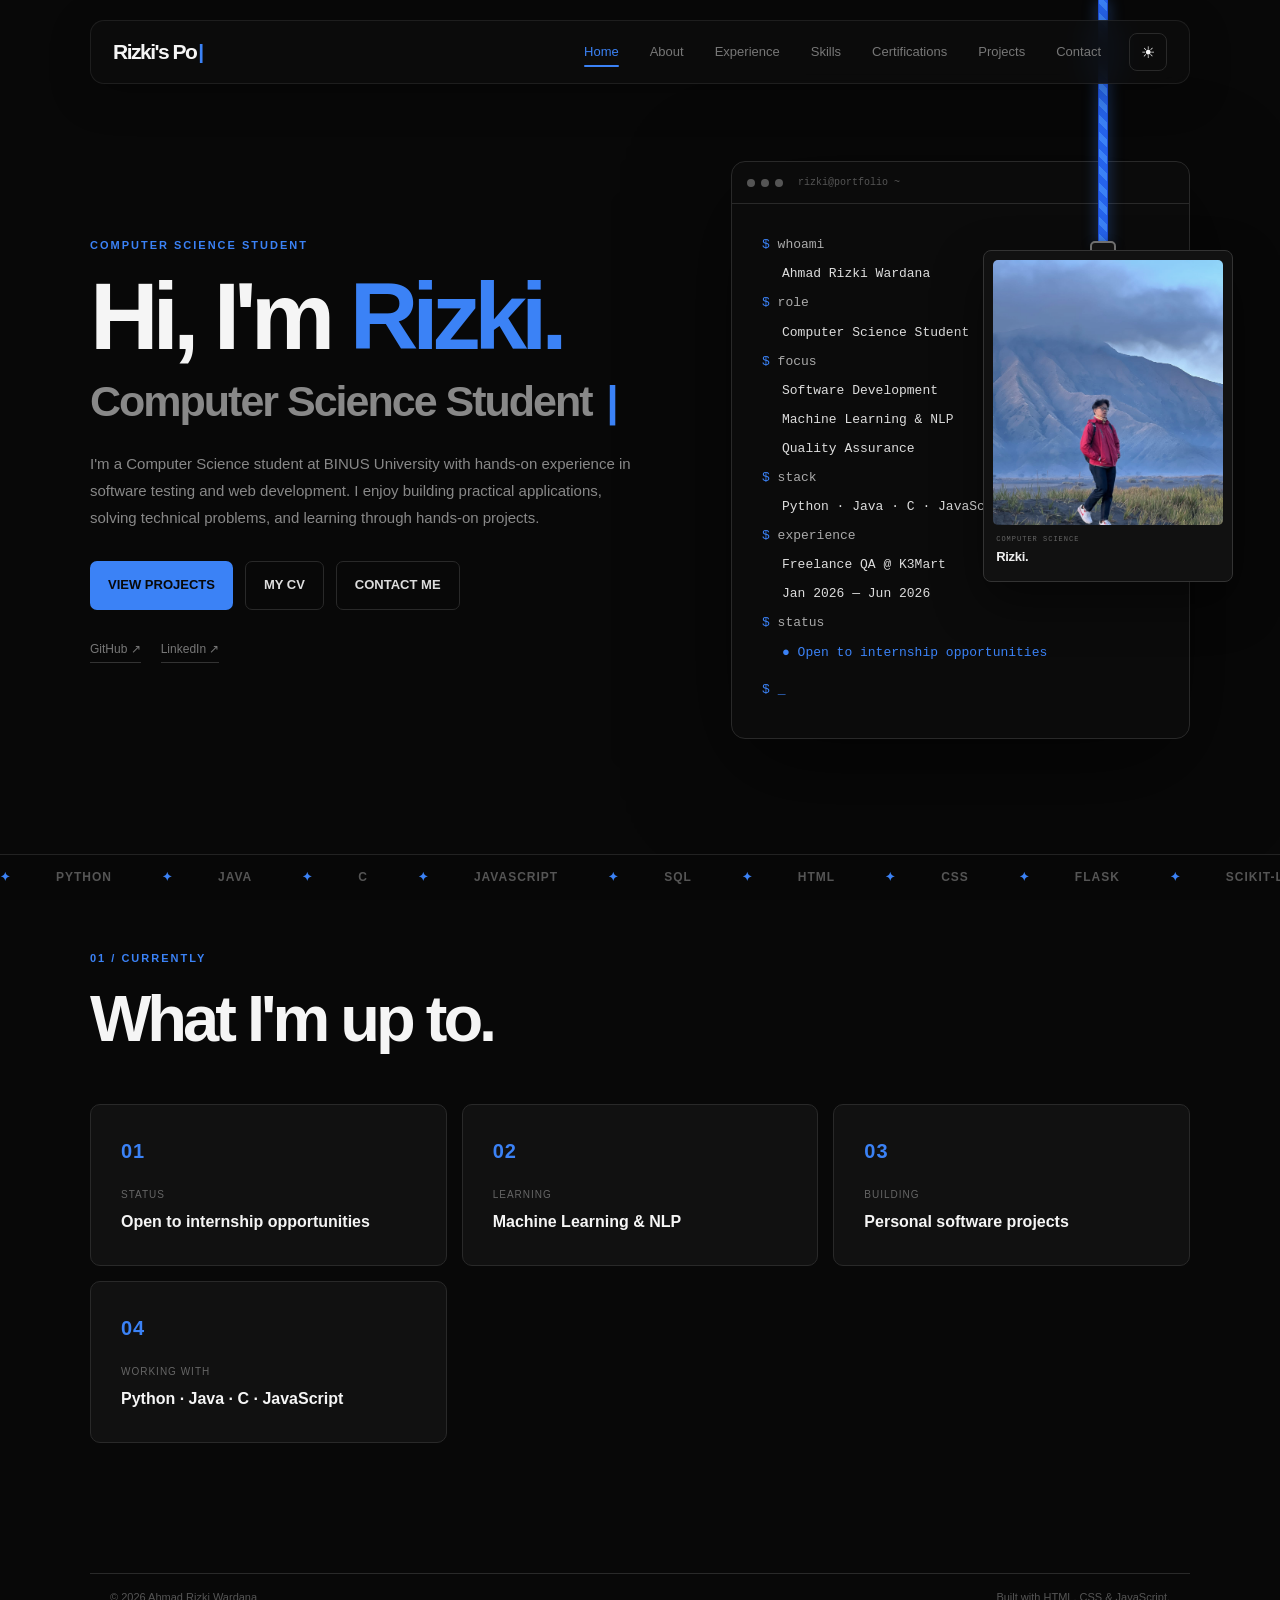
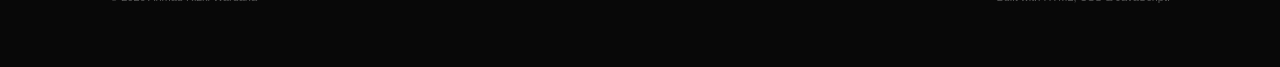
<file: index.html>
<!DOCTYPE html>
<html lang="en">
<head>
    <meta charset="UTF-8">
    <meta name="viewport" content="width=device-width, initial-scale=1.0">

    <meta name="description"
        content="Ahmad Rizki Wardana's personal portfolio. Computer Science student with experience in Quality Assurance, software development, and machine learning.">

    <title>Ahmad Rizki W | Portfolio</title>

    <link rel="stylesheet" href="style.css">
</head>

<body>

    <!-- ================= NAVBAR ================= -->

    <nav class="navbar">

        <a href="index.html" class="logo">
            <span id="typing-logo"></span>
        </a>

        <div class="nav-links">
<a href="index.html" class="active">Home</a>
<a href="about.html">About</a>
<a href="experience.html">Experience</a>
<a href="skills.html">Skills</a>
<a href="certifications.html">Certifications</a>
<a href="projects.html">Projects</a>
<a href="contact.html">Contact</a>
        </div>

        <button
            class="theme-toggle"
            id="theme-toggle"
            aria-label="Toggle light mode"
        >
            ☀
        </button>

        <button
            class="menu-button"
            aria-label="Open navigation menu"
        >
            ☰
        </button>

    </nav>


    <!-- ================= HANGING PROFILE ================= -->

    <div class="hanging-profile">

        <div class="lanyard">
            <div class="lanyard-strap"></div>
            <div class="lanyard-clip"></div>
        </div>

        <div class="profile-card">

            <div class="profile-photo">
                <img
                    src="assets/profile.jpg"
                    alt="Ahmad Rizki Wardana profile photo"
                >
            </div>

            <div class="profile-info">
                <span>COMPUTER SCIENCE</span>
                <strong>Rizki.</strong>
            </div>

        </div>

    </div>


    <!-- ================= HERO ================= -->

    <section id="home" class="hero">

        <div class="hero-content reveal">

            <p class="eyebrow">
                COMPUTER SCIENCE STUDENT
            </p>

            <h1>
                Hi, I'm <span>Rizki.</span>
            </h1>

            <h2>
                Computer Science Student
            </h2>

            <p class="hero-description">
                I'm a Computer Science student at BINUS University with hands-on experience in software testing and web development. I enjoy building practical applications, solving technical problems, and learning through hands-on projects.
            </p>


            <div class="hero-buttons">
                <a href="projects.html" class="btn primary">VIEW PROJECTS</a>

                <a href="cv-ahmadrizki.pdf" 
                    class="btn secondary" 
                    target="_blank">
                    MY CV
                </a>

                <a href="contact.html" class="btn secondary">CONTACT ME</a>
            </div>


            <div class="social-links">

                <a
                    href="https://github.com/ikiw0"
                    target="_blank"
                    rel="noopener noreferrer"
                >
                    GitHub ↗
                </a>

                <a
                    href="https://www.linkedin.com/in/ahmadrizkiw/"
                    target="_blank"
                    rel="noopener noreferrer"
                >
                    LinkedIn ↗
                </a>

            </div>

        </div>


        <!-- ================= TERMINAL ================= -->

        <div class="terminal reveal">

            <div class="terminal-header">

                <div class="terminal-dots">
                    <span></span>
                    <span></span>
                    <span></span>
                </div>

                <p>rizki@portfolio ~</p>

            </div>


            <div class="terminal-body">

                <p>
                    <span class="terminal-green">$</span>
                    whoami
                </p>

                <p class="terminal-output">
                    Ahmad Rizki Wardana
                </p>


                <p>
                    <span class="terminal-green">$</span>
                    role
                </p>

                <p class="terminal-output">
                    Computer Science Student
                </p>


                <p>
                    <span class="terminal-green">$</span>
                    focus
                </p>

                <p class="terminal-output">
                    Software Development
                </p>

                <p class="terminal-output">
                    Machine Learning & NLP
                </p>

                <p class="terminal-output">
                    Quality Assurance
                </p>


                <p>
                    <span class="terminal-green">$</span>
                    stack
                </p>

                <p class="terminal-output">
                    Python · Java · C · JavaScript
                </p>


                <p>
                    <span class="terminal-green">$</span>
                    experience
                </p>

                <p class="terminal-output">
                    Freelance QA @ K3Mart
                </p>

                <p class="terminal-output">
                    Jan 2026 — Jun 2026
                </p>


                <p>
                    <span class="terminal-green">$</span>
                    status
                </p>

                <p class="status">
                    ● Open to internship opportunities
                </p>


                <p class="terminal-command">
                    <span class="terminal-green">$</span>
                    <span class="cursor">_</span>
                </p>

            </div>

        </div>

    </section>


    <!-- ================= TECH STACK ================= -->

    <div class="tech-marquee">

        <div class="marquee-track">

            <span>Python</span>
            <span>Java</span>
            <span>C</span>
            <span>JavaScript</span>
            <span>SQL</span>
            <span>HTML</span>
            <span>CSS</span>
            <span>Flask</span>
            <span>Scikit-learn</span>
            <span>Git</span>
            <span>GitHub</span>
            <span>Figma</span>
            <span>QA</span>

            <span>Python</span>
            <span>Java</span>
            <span>C</span>
            <span>JavaScript</span>
            <span>SQL</span>
            <span>HTML</span>
            <span>CSS</span>
            <span>Flask</span>
            <span>Scikit-learn</span>
            <span>Git</span>
            <span>GitHub</span>
            <span>Figma</span>
            <span>QA</span>

        </div>

    </div>


    <!-- ================= CURRENTLY ================= -->

    <section class="section currently-section">

        <div class="section-title reveal">

            <p class="eyebrow">
                01 / CURRENTLY
            </p>

            <h2>
                What I'm up to.
            </h2>

        </div>


        <div class="currently-grid">

            <div class="currently-card reveal">
    <span class="currently-number">01</span>
    <p>STATUS</p>
    <h3>Open to internship opportunities</h3>
</div>

<div class="currently-card reveal">
    <span class="currently-number">02</span>
    <p>LEARNING</p>
    <h3>Machine Learning & NLP</h3>
</div>

<div class="currently-card reveal">
    <span class="currently-number">03</span>
    <p>BUILDING</p>
    <h3>Personal software projects</h3>
</div>

<div class="currently-card reveal">
    <span class="currently-number">04</span>
    <p>WORKING WITH</p>
    <h3>Python · Java · C · JavaScript</h3>
</div>

        </div>

    </section>


    <!-- ================= FOOTER ================= -->

    <footer>

        <p>
            © 2026 Ahmad Rizki Wardana
        </p>

        <p>
            Built with HTML, CSS & JavaScript.
        </p>

    </footer>


    <script src="script.js"></script>

</body>
</html>
</file>
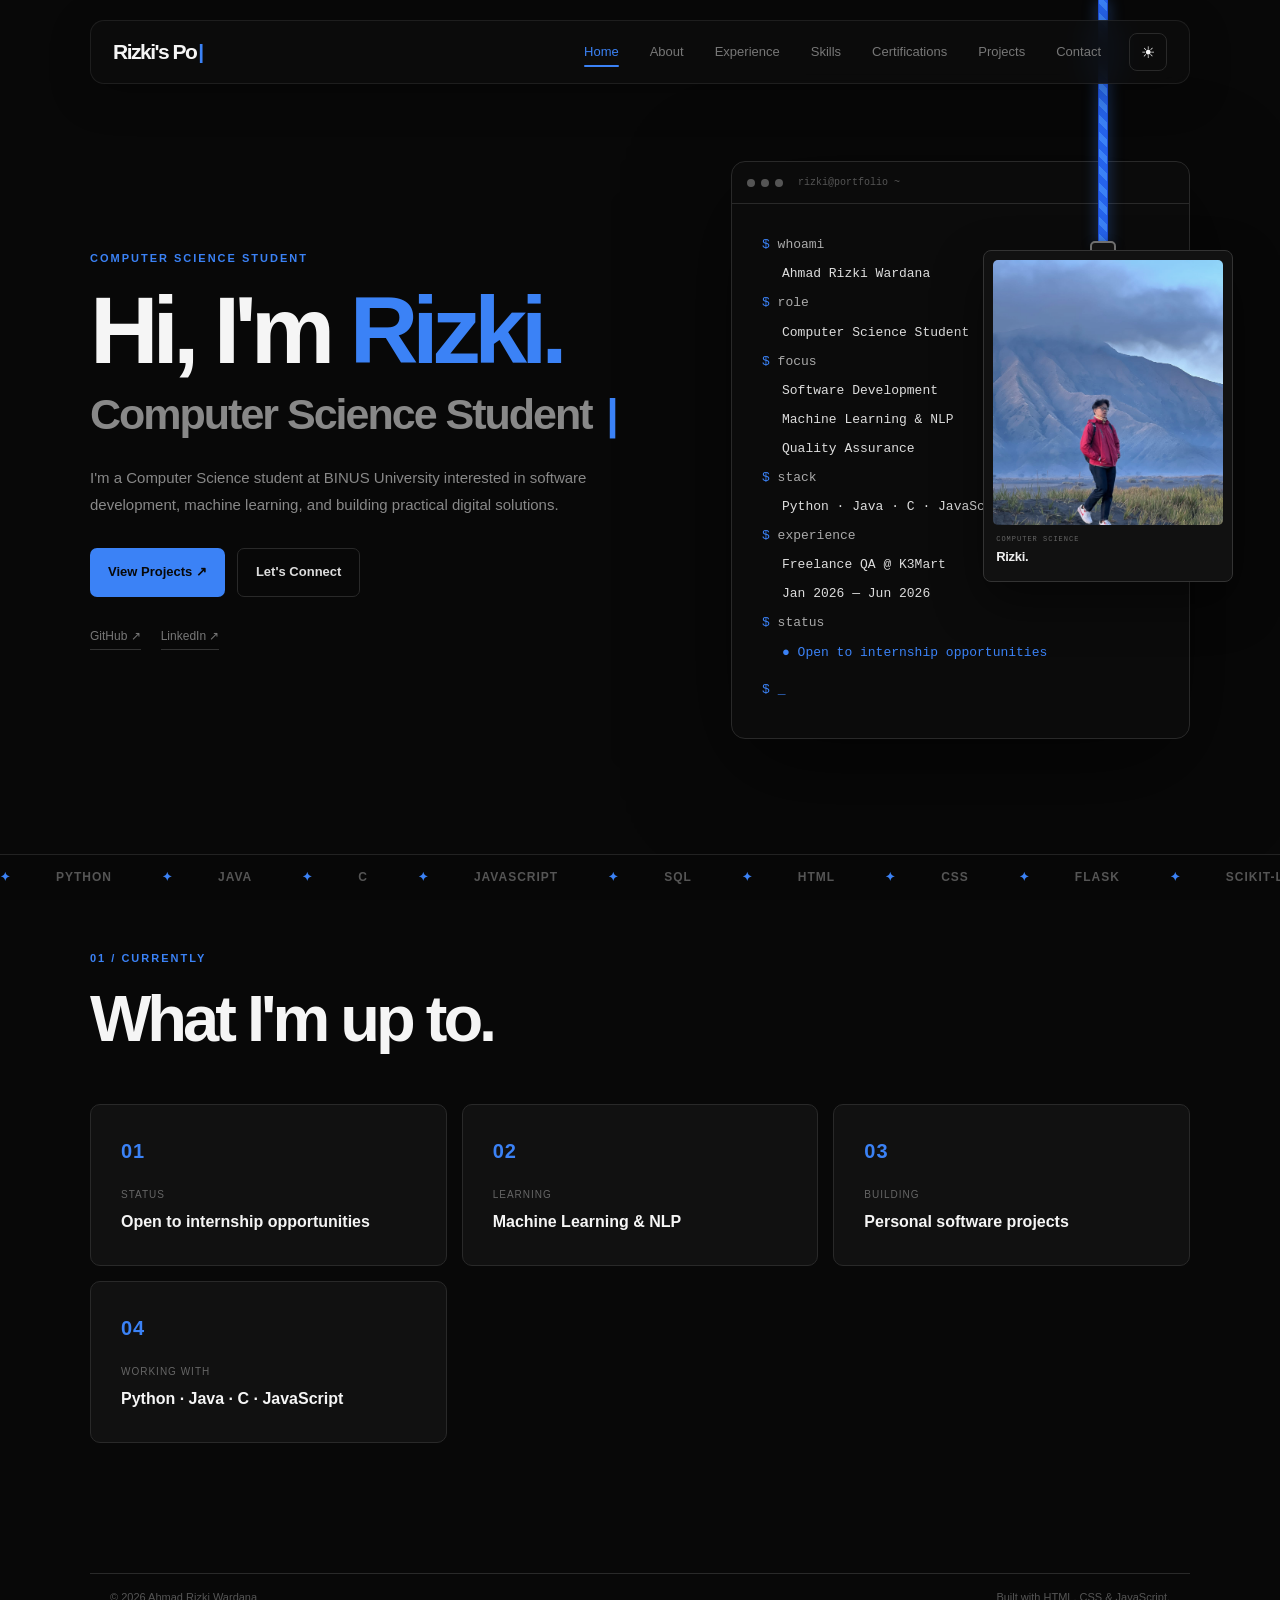
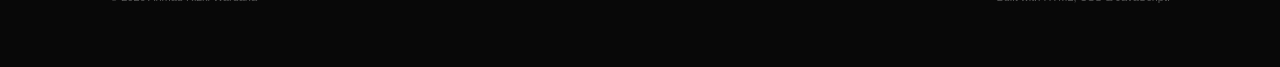
<file: portfolio-fixed 2/index.html>
<!DOCTYPE html>
<html lang="en">
<head>
    <meta charset="UTF-8">
    <meta name="viewport" content="width=device-width, initial-scale=1.0">

    <meta name="description"
        content="Ahmad Rizki Wardana's personal portfolio. Computer Science student with experience in Quality Assurance, software development, and machine learning.">

    <title>Ahmad Rizki W | Portfolio</title>

    <link rel="stylesheet" href="style.css">
</head>

<body>

    <!-- ================= NAVBAR ================= -->

    <nav class="navbar">

        <a href="index.html" class="logo">
            <span id="typing-logo"></span>
        </a>

        <div class="nav-links">
            <a href="index.html" class="active">Home</a>
            <a href="about.html">About</a>
            <a href="experience.html">Experience</a>
            <a href="skills.html">Skills</a>
            <a href="certifications.html">Certifications</a>
            <a href="projects.html">Projects</a>
            <a href="contact.html">Contact</a>
        </div>

        <button
            class="theme-toggle"
            id="theme-toggle"
            aria-label="Toggle light mode"
        >
            ☀
        </button>

        <button
            class="menu-button"
            aria-label="Open navigation menu"
        >
            ☰
        </button>

    </nav>


    <!-- ================= HANGING PROFILE ================= -->

    <div class="hanging-profile">

        <div class="lanyard">
            <div class="lanyard-strap"></div>
            <div class="lanyard-clip"></div>
        </div>

        <div class="profile-card">

            <div class="profile-photo">
                <img
                    src="assets/profile.jpg"
                    alt="Ahmad Rizki Wardana profile photo"
                >
            </div>

            <div class="profile-info">
                <span>COMPUTER SCIENCE</span>
                <strong>Rizki.</strong>
            </div>

        </div>

    </div>


    <!-- ================= HERO ================= -->

    <section id="home" class="hero">

        <div class="hero-content reveal">

            <p class="eyebrow">
                COMPUTER SCIENCE STUDENT
            </p>

            <h1>
                Hi, I'm <span>Rizki.</span>
            </h1>

            <h2>
                Computer Science Student
            </h2>

            <p class="hero-description">
                I'm a Computer Science student at BINUS University
                interested in software development, machine learning,
                and building practical digital solutions.
            </p>


            <div class="hero-buttons">

                <a href="projects.html" class="btn primary">
                    View Projects ↗
                </a>

                <a href="contact.html" class="btn secondary">
                    Let's Connect
                </a>

            </div>


            <div class="social-links">

                <a
                    href="https://github.com/ikiw0"
                    target="_blank"
                    rel="noopener noreferrer"
                >
                    GitHub ↗
                </a>

                <a
                    href="https://www.linkedin.com/in/ahmadrizkiw/"
                    target="_blank"
                    rel="noopener noreferrer"
                >
                    LinkedIn ↗
                </a>

            </div>

        </div>


        <!-- ================= TERMINAL ================= -->

        <div class="terminal reveal">

            <div class="terminal-header">

                <div class="terminal-dots">
                    <span></span>
                    <span></span>
                    <span></span>
                </div>

                <p>rizki@portfolio ~</p>

            </div>


            <div class="terminal-body">

                <p>
                    <span class="terminal-green">$</span>
                    whoami
                </p>

                <p class="terminal-output">
                    Ahmad Rizki Wardana
                </p>


                <p>
                    <span class="terminal-green">$</span>
                    role
                </p>

                <p class="terminal-output">
                    Computer Science Student
                </p>


                <p>
                    <span class="terminal-green">$</span>
                    focus
                </p>

                <p class="terminal-output">
                    Software Development
                </p>

                <p class="terminal-output">
                    Machine Learning & NLP
                </p>

                <p class="terminal-output">
                    Quality Assurance
                </p>


                <p>
                    <span class="terminal-green">$</span>
                    stack
                </p>

                <p class="terminal-output">
                    Python · Java · C · JavaScript
                </p>


                <p>
                    <span class="terminal-green">$</span>
                    experience
                </p>

                <p class="terminal-output">
                    Freelance QA @ K3Mart
                </p>

                <p class="terminal-output">
                    Jan 2026 — Jun 2026
                </p>


                <p>
                    <span class="terminal-green">$</span>
                    status
                </p>

                <p class="status">
                    ● Open to internship opportunities
                </p>


                <p class="terminal-command">
                    <span class="terminal-green">$</span>
                    <span class="cursor">_</span>
                </p>

            </div>

        </div>

    </section>


    <!-- ================= TECH STACK ================= -->

    <div class="tech-marquee">

        <div class="marquee-track">

            <span>Python</span>
            <span>Java</span>
            <span>C</span>
            <span>JavaScript</span>
            <span>SQL</span>
            <span>HTML</span>
            <span>CSS</span>
            <span>Flask</span>
            <span>Scikit-learn</span>
            <span>Git</span>
            <span>GitHub</span>
            <span>Figma</span>
            <span>QA</span>

            <span>Python</span>
            <span>Java</span>
            <span>C</span>
            <span>JavaScript</span>
            <span>SQL</span>
            <span>HTML</span>
            <span>CSS</span>
            <span>Flask</span>
            <span>Scikit-learn</span>
            <span>Git</span>
            <span>GitHub</span>
            <span>Figma</span>
            <span>QA</span>

        </div>

    </div>


    <!-- ================= CURRENTLY ================= -->

    <section class="section currently-section">

        <div class="section-title reveal">

            <p class="eyebrow">
                01 / CURRENTLY
            </p>

            <h2>
                What I'm up to.
            </h2>

        </div>


        <div class="currently-grid">

            <div class="currently-card reveal">
    <span class="currently-number">01</span>
    <p>STATUS</p>
    <h3>Open to internship opportunities</h3>
</div>

<div class="currently-card reveal">
    <span class="currently-number">02</span>
    <p>LEARNING</p>
    <h3>Machine Learning & NLP</h3>
</div>

<div class="currently-card reveal">
    <span class="currently-number">03</span>
    <p>BUILDING</p>
    <h3>Personal software projects</h3>
</div>

<div class="currently-card reveal">
    <span class="currently-number">04</span>
    <p>WORKING WITH</p>
    <h3>Python · Java · C · JavaScript</h3>
</div>

        </div>

    </section>


    <!-- ================= FOOTER ================= -->

    <footer>

        <p>
            © 2026 Ahmad Rizki Wardana
        </p>

        <p>
            Built with HTML, CSS & JavaScript.
        </p>

    </footer>


    <script src="script.js"></script>

</body>
</html>
</file>
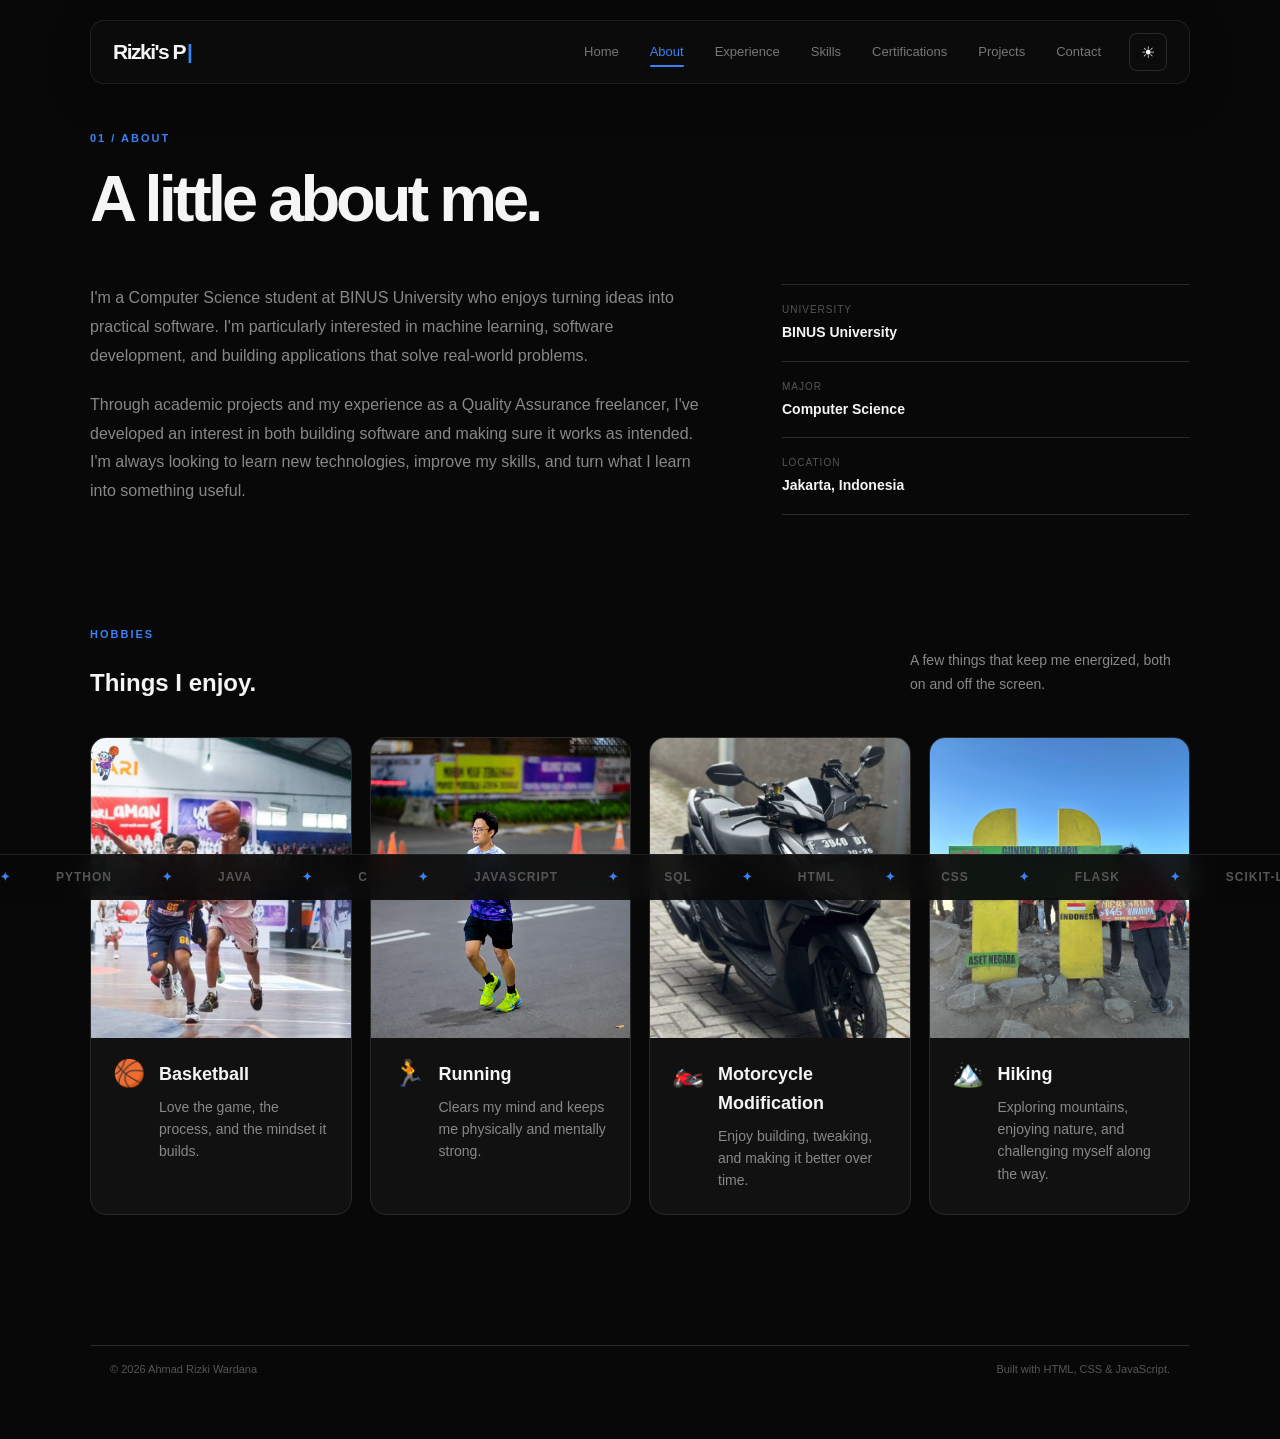
<file: about.html>
<!DOCTYPE html>
<html lang="en">
<head>
    <meta charset="UTF-8">
    <meta name="viewport" content="width=device-width, initial-scale=1.0">

    <meta name="description"
        content="About Ahmad Rizki Wardana, Computer Science student at BINUS University.">

    <title>About | Ahmad Rizki W</title>

    <link rel="stylesheet" href="style.css">
</head>

<body>

    <!-- ================= NAVBAR ================= -->

    <nav class="navbar">
<a class="logo" href="index.html">
<span id="typing-logo"></span>
</a>
<div class="nav-links">
<a href="index.html">Home</a>
<a href="about.html" class="active">About</a>
<a href="experience.html">Experience</a>
<a href="skills.html">Skills</a>
<a href="certifications.html">Certifications</a>
<a href="projects.html">Projects</a>
<a href="contact.html">Contact</a>
</div>
<button aria-label="Toggle light mode" class="theme-toggle" id="theme-toggle">
            ☀
        </button>
<button aria-label="Open navigation menu" class="menu-button">
            ☰
        </button>
</nav>

<!-- ================= TECH STACK MARQUEE ================= -->

<div class="tech-marquee">

    <div class="marquee-track">

        <span>Python</span>
        <span>Java</span>
        <span>C</span>
        <span>JavaScript</span>
        <span>SQL</span>
        <span>HTML</span>
        <span>CSS</span>
        <span>Flask</span>
        <span>Scikit-learn</span>
        <span>Git</span>
        <span>GitHub</span>
        <span>Figma</span>
        <span>Quality Assurance</span>

        <span>Python</span>
        <span>Java</span>
        <span>C</span>
        <span>JavaScript</span>
        <span>SQL</span>
        <span>HTML</span>
        <span>CSS</span>
        <span>Flask</span>
        <span>Scikit-learn</span>
        <span>Git</span>
        <span>GitHub</span>
        <span>Figma</span>
        <span>Quality Assurance</span>

    </div>

</div>

<section class="section" id="about">

    <!-- ABOUT -->
    <div class="section-title reveal">
        <p class="eyebrow">01 / ABOUT</p>
        <h2>A little about me.</h2>
    </div>

    <div class="about-grid">

        <div class="about-text reveal">

            <p>
                I'm a Computer Science student at BINUS University who enjoys
                turning ideas into practical software. I'm particularly
                interested in machine learning, software development, and
                building applications that solve real-world problems.
            </p>

            <p>
                Through academic projects and my experience as a Quality
                Assurance freelancer, I've developed an interest in both
                building software and making sure it works as intended.
                I'm always looking to learn new technologies, improve my
                skills, and turn what I learn into something useful.
            </p>

        </div>

        <div class="about-info reveal">

            <div>
                <span>University</span>
                <strong>BINUS University</strong>
            </div>

            <div>
                <span>Major</span>
                <strong>Computer Science</strong>
            </div>

            <div>
                <span>Location</span>
                <strong>Jakarta, Indonesia</strong>
            </div>

        </div>

    </div>


    <!-- HOBBIES -->
    <div class="hobbies-section">

        <div class="hobbies-heading reveal">

            <div>
                <p class="eyebrow">HOBBIES</p>
                <h2>Things I enjoy.</h2>
            </div>

            <p>
                A few things that keep me energized,
                both on and off the screen.
            </p>

        </div>


        <div class="hobbies-grid">

            <!-- BASKETBALL -->
            <div class="hobby-card reveal">

                <div class="hobby-image">
                    <img
                        src="assets/basketball.jpg"
                        alt="Playing basketball"
                    >
                </div>

                <div class="hobby-content">

                    <div class="hobby-icon">🏀</div>

                    <div>
                        <h3>Basketball</h3>

                        <p>
                            Love the game, the process,
                            and the mindset it builds.
                        </p>
                    </div>

                </div>

            </div>


            <!-- RUNNING -->
            <div class="hobby-card reveal">

                <div class="hobby-image">
                    <img
                        src="assets/running.jpg"
                        alt="Running"
                    >
                </div>

                <div class="hobby-content">

                    <div class="hobby-icon">🏃</div>

                    <div>
                        <h3>Running</h3>

                        <p>
                            Clears my mind and keeps me
                            physically and mentally strong.
                        </p>
                    </div>

                </div>

            </div>


            <!-- MOTORCYCLE -->
            <div class="hobby-card reveal">

                <div class="hobby-image">
                    <img
                        src="assets/motorcycle.jpg"
                        alt="Motorcycle modification"
                    >
                </div>

                <div class="hobby-content">

                    <div class="hobby-icon">🏍️</div>

                    <div>
                        <h3>Motorcycle Modification</h3>

                        <p>
                            Enjoy building, tweaking,
                            and making it better over time.
                        </p>
                    </div>

                </div>

            </div>
            <!-- HIKING -->
<div class="hobby-card reveal">

    <div class="hobby-image">
        <img
            src="assets/hiking.jpg"
            alt="Hiking and mountain climbing"
        >
    </div>

    <div class="hobby-content">

        <div class="hobby-icon">🏔️</div>

        <div>
            <h3>Hiking</h3>

            <p>
                Exploring mountains, enjoying nature,
                and challenging myself along the way.
            </p>
        </div>

    </div>

</div>

        </div>

    </div>

</section>

    <!-- ================= FOOTER ================= -->

    <footer>
<p>
            © 2026 Ahmad Rizki Wardana
        </p>
<p>
            Built with HTML, CSS &amp; JavaScript.
        </p>
</footer>

    <script src="script.js"></script>

</body>
</html>
</file>
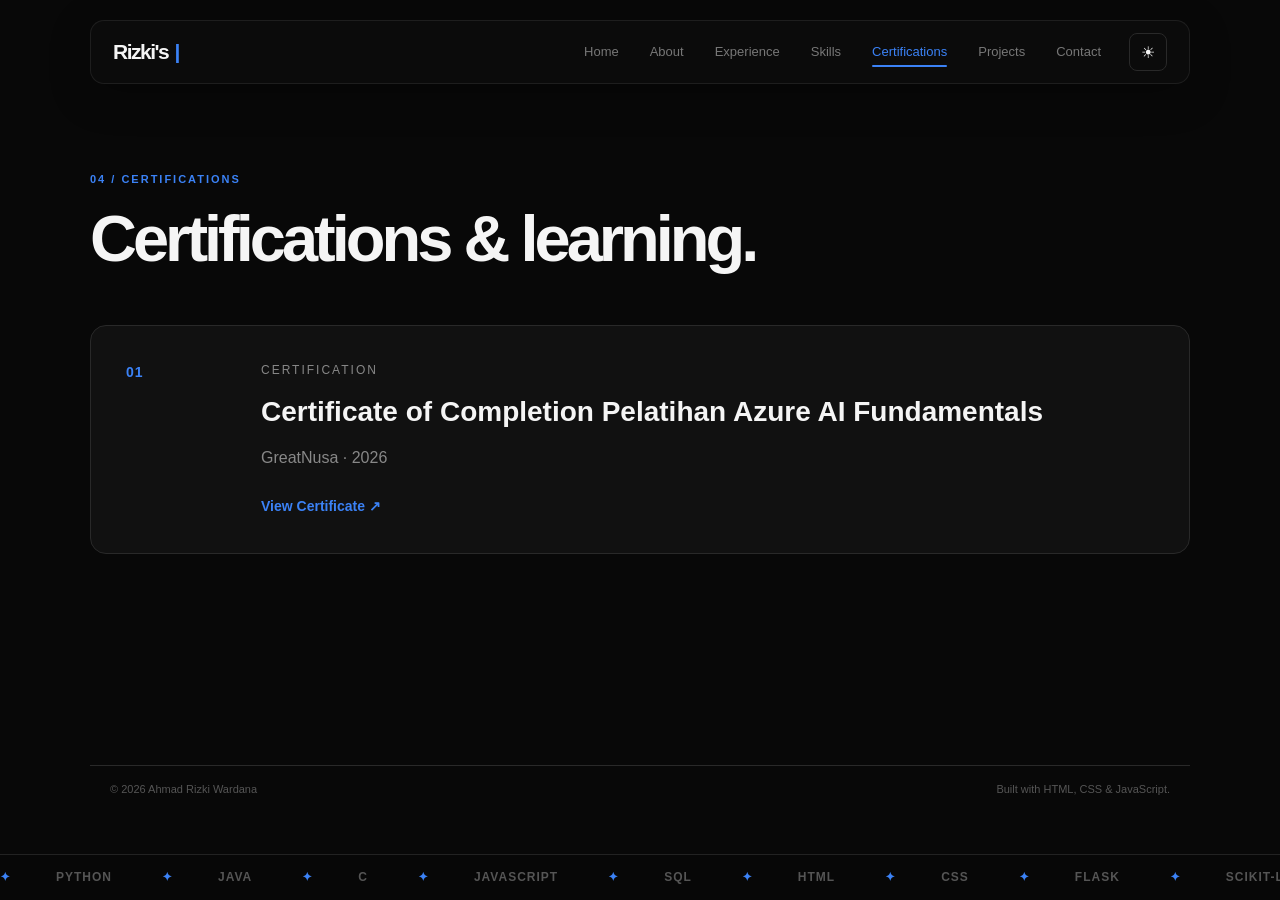
<file: certifications.html>
<!DOCTYPE html>
<html lang="en">
<head>
    <meta charset="UTF-8">
    <meta name="viewport" content="width=device-width, initial-scale=1.0">

    <meta name="description"
        content="Certifications and learning of Ahmad Rizki Wardana.">

    <title>Certifications | Ahmad Rizki W</title>

    <link rel="stylesheet" href="style.css">
</head>

<body>

    <!-- ================= NAVBAR ================= -->

    <nav class="navbar">
<a class="logo" href="index.html">
<span id="typing-logo"></span>
</a>
<div class="nav-links">
<a href="index.html">Home</a>
<a href="about.html">About</a>
<a href="experience.html">Experience</a>
<a href="skills.html">Skills</a>
<a href="certifications.html" class="active">Certifications</a>
<a href="projects.html">Projects</a>
<a href="contact.html">Contact</a>
</div>
<button aria-label="Toggle light mode" class="theme-toggle" id="theme-toggle">
            ☀
        </button>
<button aria-label="Open navigation menu" class="menu-button">
            ☰
        </button>
</nav>

<!-- ================= TECH STACK MARQUEE ================= -->

<div class="tech-marquee">

    <div class="marquee-track">

        <span>Python</span>
        <span>Java</span>
        <span>C</span>
        <span>JavaScript</span>
        <span>SQL</span>
        <span>HTML</span>
        <span>CSS</span>
        <span>Flask</span>
        <span>Scikit-learn</span>
        <span>Git</span>
        <span>GitHub</span>
        <span>Figma</span>
        <span>Quality Assurance</span>

        <span>Python</span>
        <span>Java</span>
        <span>C</span>
        <span>JavaScript</span>
        <span>SQL</span>
        <span>HTML</span>
        <span>CSS</span>
        <span>Flask</span>
        <span>Scikit-learn</span>
        <span>Git</span>
        <span>GitHub</span>
        <span>Figma</span>
        <span>Quality Assurance</span>

    </div>

</div>

<section class="section" id="certifications">
<div class="section-title reveal">
<p class="eyebrow">
            04 / CERTIFICATIONS
        </p>
<h2>
            Certifications &amp; learning.
        </h2>
</div>
<div class="certification-card reveal">
<div class="certification-number">
            01
        </div>
<div class="certification-content">
<p class="certification-type">
                CERTIFICATION
            </p>
<h3>
                Certificate of Completion Pelatihan Azure AI Fundamentals
            </h3>
<p class="certification-issuer">
                GreatNusa · 2026
            </p>
<a class="certification-link" href="https://drive.google.com/file/d/1dY3El0eFcLnFvl1G2-_Fumw4MOi6ihwM/view?usp=sharing" rel="noopener noreferrer" target="_blank">
                View Certificate ↗
            </a>
</div>
</div>
</section>

    <!-- ================= FOOTER ================= -->

    <footer>
<p>
            © 2026 Ahmad Rizki Wardana
        </p>
<p>
            Built with HTML, CSS &amp; JavaScript.
        </p>
</footer>

    <script src="script.js"></script>

</body>
</html>
</file>
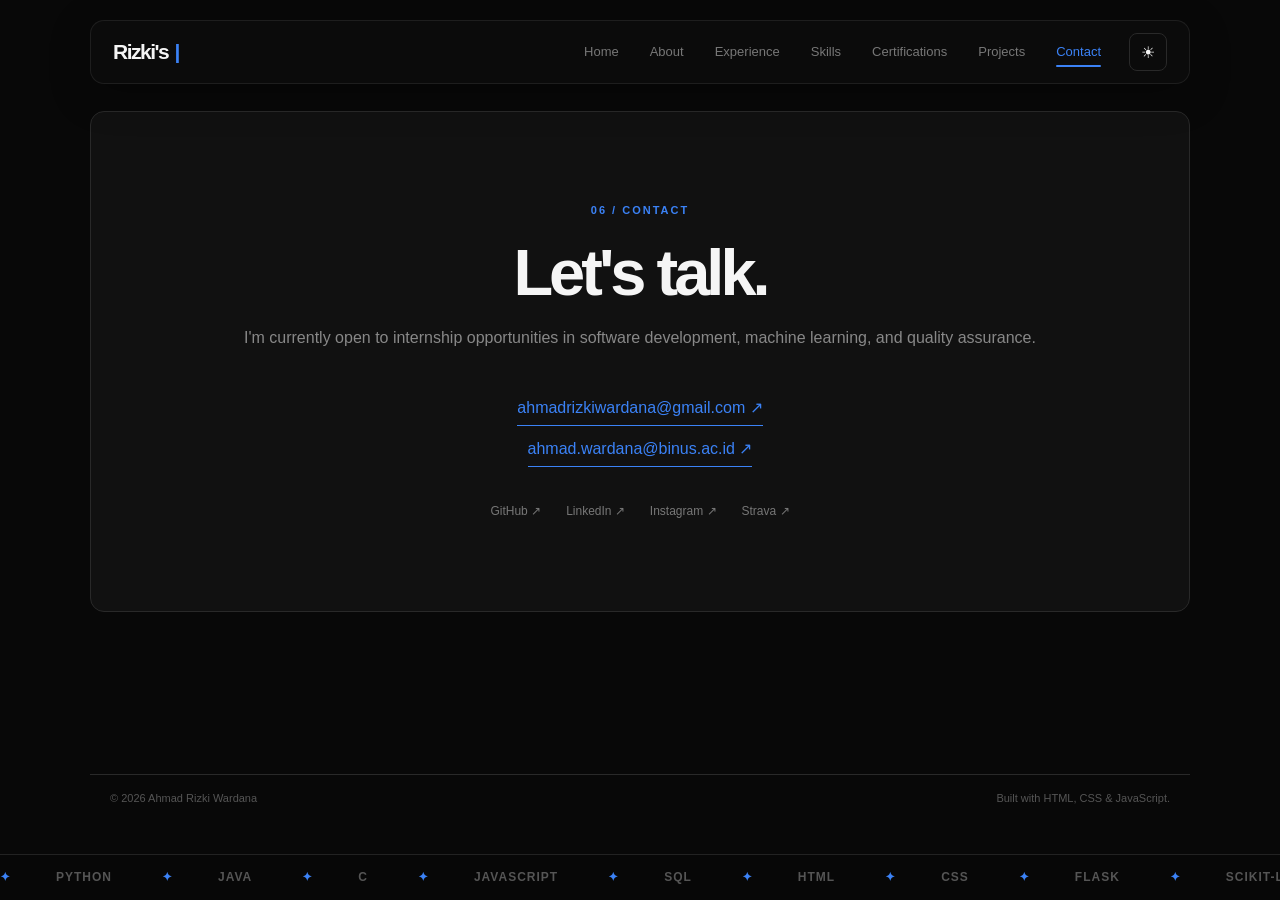
<file: contact.html>
<!DOCTYPE html>
<html lang="en">
<head>
    <meta charset="UTF-8">
    <meta name="viewport" content="width=device-width, initial-scale=1.0">

    <meta name="description"
        content="Contact Ahmad Rizki Wardana.">

    <title>Contact | Ahmad Rizki W</title>

    <link rel="stylesheet" href="style.css">
</head>

<body>

    <!-- ================= NAVBAR ================= -->

    <nav class="navbar">
<a class="logo" href="index.html">
<span id="typing-logo"></span>
</a>
<div class="nav-links">
<a href="index.html">Home</a>
<a href="about.html">About</a>
<a href="experience.html">Experience</a>
<a href="skills.html">Skills</a>
<a href="certifications.html">Certifications</a>
<a href="projects.html">Projects</a>
<a href="contact.html" class="active">Contact</a>
</div>
<button aria-label="Toggle light mode" class="theme-toggle" id="theme-toggle">
            ☀
        </button>
<button aria-label="Open navigation menu" class="menu-button">
            ☰
        </button>
</nav>

<!-- ================= TECH STACK MARQUEE ================= -->

<div class="tech-marquee">

    <div class="marquee-track">

        <span>Python</span>
        <span>Java</span>
        <span>C</span>
        <span>JavaScript</span>
        <span>SQL</span>
        <span>HTML</span>
        <span>CSS</span>
        <span>Flask</span>
        <span>Scikit-learn</span>
        <span>Git</span>
        <span>GitHub</span>
        <span>Figma</span>
        <span>Quality Assurance</span>

        <span>Python</span>
        <span>Java</span>
        <span>C</span>
        <span>JavaScript</span>
        <span>SQL</span>
        <span>HTML</span>
        <span>CSS</span>
        <span>Flask</span>
        <span>Scikit-learn</span>
        <span>Git</span>
        <span>GitHub</span>
        <span>Figma</span>
        <span>Quality Assurance</span>

    </div>

</div>

<section class="contact section" id="contact">
<div class="contact-box reveal">
<p class="eyebrow">
            06 / CONTACT
        </p>
<h2>
            Let's talk.
        </h2>
<p>
            I'm currently open to internship opportunities
            in software development, machine learning,
            and quality assurance.
        </p>
<div class="email-list">
<a class="email" href="mailto:ahmadrizkiwardana@gmail.com">
                ahmadrizkiwardana@gmail.com ↗
            </a>
<a class="email" href="mailto:ahmad.wardana@binus.ac.id">
                ahmad.wardana@binus.ac.id ↗
            </a>
</div>
<div class="contact-social">
<a href="https://github.com/ikiw0" rel="noopener noreferrer" target="_blank">
                GitHub ↗
            </a>
<a href="https://www.linkedin.com/in/ahmadrizkiw/" rel="noopener noreferrer" target="_blank">
                LinkedIn ↗
            </a>
<a href="https://www.instagram.com/ahmadrizkiw0/" target="_blank" rel="noopener noreferrer">
    Instagram ↗
</a>

<a href="https://www.strava.com/athletes/61313173" target="_blank" rel="noopener noreferrer">
    Strava ↗
</a>
</div>
</div>
</section>

    <!-- ================= FOOTER ================= -->

    <footer>
<p>
            © 2026 Ahmad Rizki Wardana
        </p>
<p>
            Built with HTML, CSS &amp; JavaScript.
        </p>
</footer>

    <script src="script.js"></script>

</body>
</html>
</file>
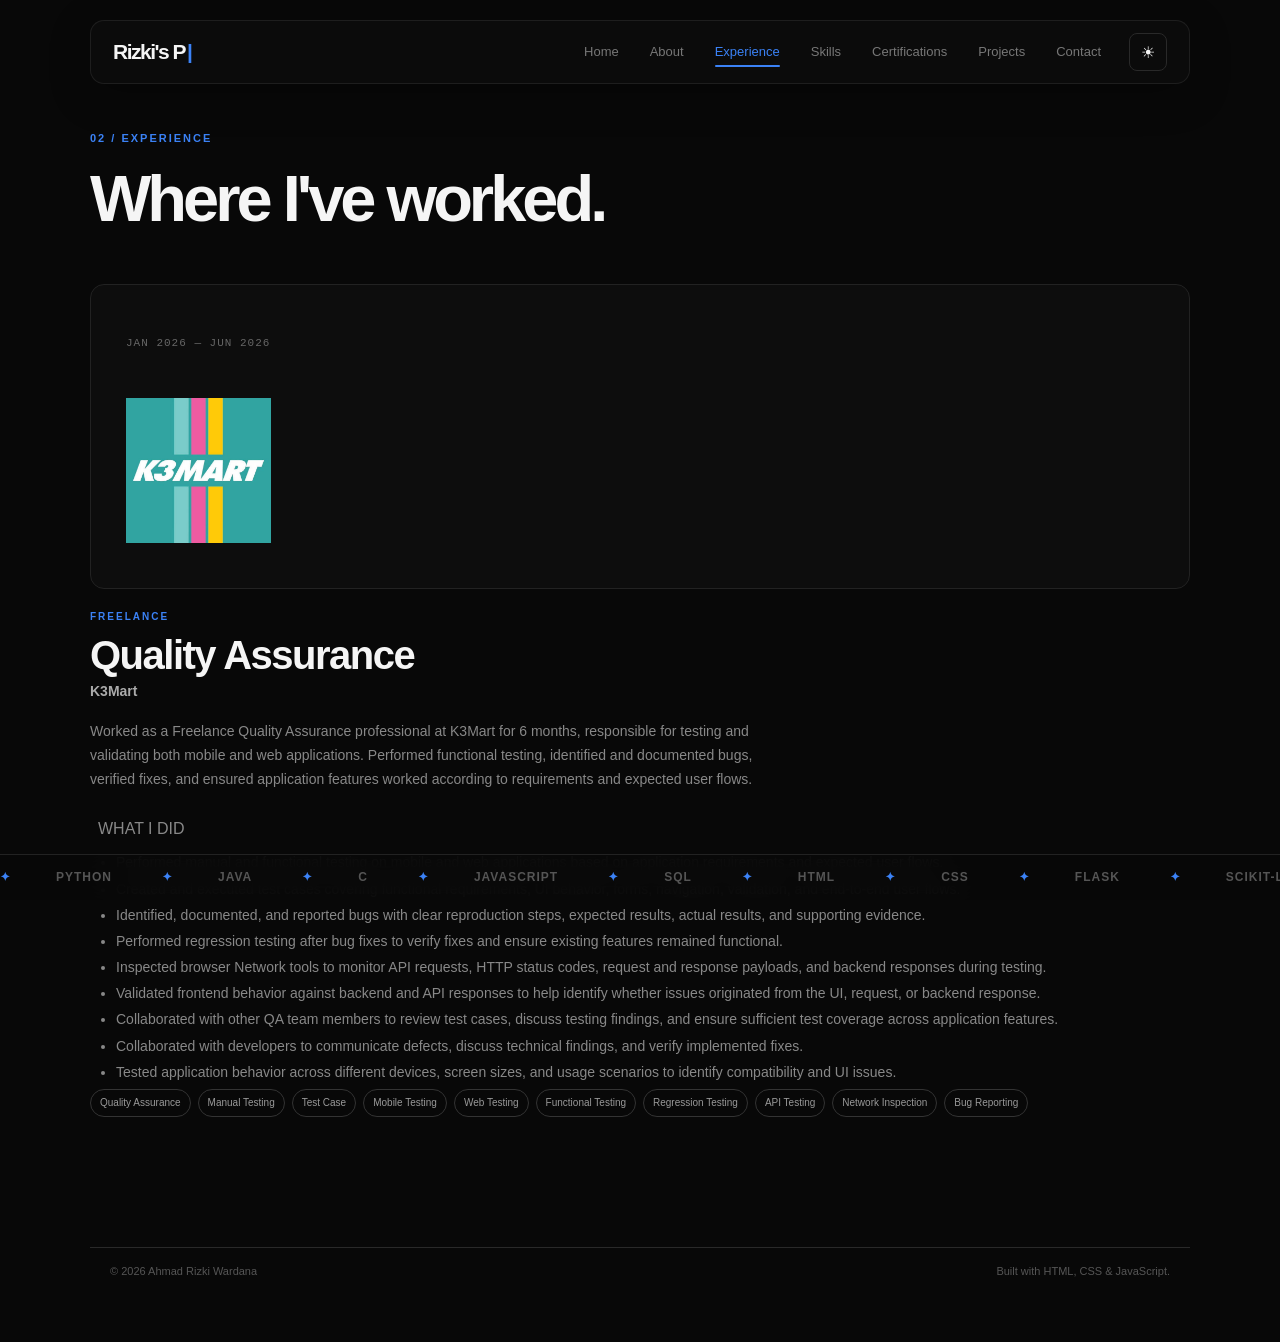
<file: experience.html>
<!DOCTYPE html>
<html lang="en">
<head>
    <meta charset="UTF-8">
    <meta name="viewport" content="width=device-width, initial-scale=1.0">

    <meta name="description"
        content="Experience of Ahmad Rizki Wardana in Quality Assurance and software testing.">

    <title>Experience | Ahmad Rizki W</title>

    <link rel="stylesheet" href="style.css">
</head>

<body>

    <!-- ================= NAVBAR ================= -->

    <nav class="navbar">
<a class="logo" href="index.html">
<span id="typing-logo"></span>
</a>
<div class="nav-links">
<a href="index.html">Home</a>
<a href="about.html">About</a>
<a href="experience.html" class="active">Experience</a>
<a href="skills.html">Skills</a>
<a href="certifications.html">Certifications</a>
<a href="projects.html">Projects</a>
<a href="contact.html">Contact</a>
</div>
<button aria-label="Toggle light mode" class="theme-toggle" id="theme-toggle">
            ☀
        </button>
<button aria-label="Open navigation menu" class="menu-button">
            ☰
        </button>
</nav>

<!-- ================= TECH STACK MARQUEE ================= -->

<div class="tech-marquee">

    <div class="marquee-track">

        <span>Python</span>
        <span>Java</span>
        <span>C</span>
        <span>JavaScript</span>
        <span>SQL</span>
        <span>HTML</span>
        <span>CSS</span>
        <span>Flask</span>
        <span>Scikit-learn</span>
        <span>Git</span>
        <span>GitHub</span>
        <span>Figma</span>
        <span>Quality Assurance</span>

        <span>Python</span>
        <span>Java</span>
        <span>C</span>
        <span>JavaScript</span>
        <span>SQL</span>
        <span>HTML</span>
        <span>CSS</span>
        <span>Flask</span>
        <span>Scikit-learn</span>
        <span>Git</span>
        <span>GitHub</span>
        <span>Figma</span>
        <span>Quality Assurance</span>

    </div>

</div>

<section class="section" id="experience">
<div class="section-title reveal">
<p class="eyebrow">
            02 / EXPERIENCE
        </p>
<h2>
            Where I've worked.
        </h2>
</div>
<div class="experience-card reveal">
<div class="experience-date">
<span>
                JAN 2026 — JUN 2026
            </span>
<img alt="K3Mart Logo" class="experience-logo" src="assets/k3mart-logo.png"/>
</div>
</div>
<div class="experience-content">
<p class="project-type">
                FREELANCE
            </p>
<h3>
                Quality Assurance
            </h3>
<p class="experience-company">
                K3Mart
            </p>
<p class="project-description">
    Worked as a Freelance Quality Assurance professional at K3Mart for 6 months, responsible for testing and validating both mobile and web applications. Performed functional testing, identified and documented bugs, verified fixes, and ensured application features worked according to requirements and expected user flows.
</p>

<p class="experience-subtitle">WHAT I DID</p>

<ul class="experience-list">
    <li>Performed manual and functional testing on mobile and web applications based on application requirements and expected user flows.</li>

    <li>Created and executed test cases covering functional requirements, UI behavior, forms, navigation, validation, and end-to-end user flows.</li>

    <li>Identified, documented, and reported bugs with clear reproduction steps, expected results, actual results, and supporting evidence.</li>

    <li>Performed regression testing after bug fixes to verify fixes and ensure existing features remained functional.</li>

    <li>Inspected browser Network tools to monitor API requests, HTTP status codes, request and response payloads, and backend responses during testing.</li>

    <li>Validated frontend behavior against backend and API responses to help identify whether issues originated from the UI, request, or backend response.</li>

    <li>Collaborated with other QA team members to review test cases, discuss testing findings, and ensure sufficient test coverage across application features.</li>

    <li>Collaborated with developers to communicate defects, discuss technical findings, and verify implemented fixes.</li>

    <li>Tested application behavior across different devices, screen sizes, and usage scenarios to identify compatibility and UI issues.</li>
</ul>
<div class="project-tags">
    <span>Quality Assurance</span>
    <span>Manual Testing</span>
    <span>Test Case</span>
    <span>Mobile Testing</span>
    <span>Web Testing</span>
    <span>Functional Testing</span>
    <span>Regression Testing</span>
    <span>API Testing</span>
    <span>Network Inspection</span>
    <span>Bug Reporting</span>
</div>
</div>
</section>

    <!-- ================= FOOTER ================= -->

    <footer>
<p>
            © 2026 Ahmad Rizki Wardana
        </p>
<p>
            Built with HTML, CSS &amp; JavaScript.
        </p>
</footer>

    <script src="script.js"></script>

</body>
</html>
</file>
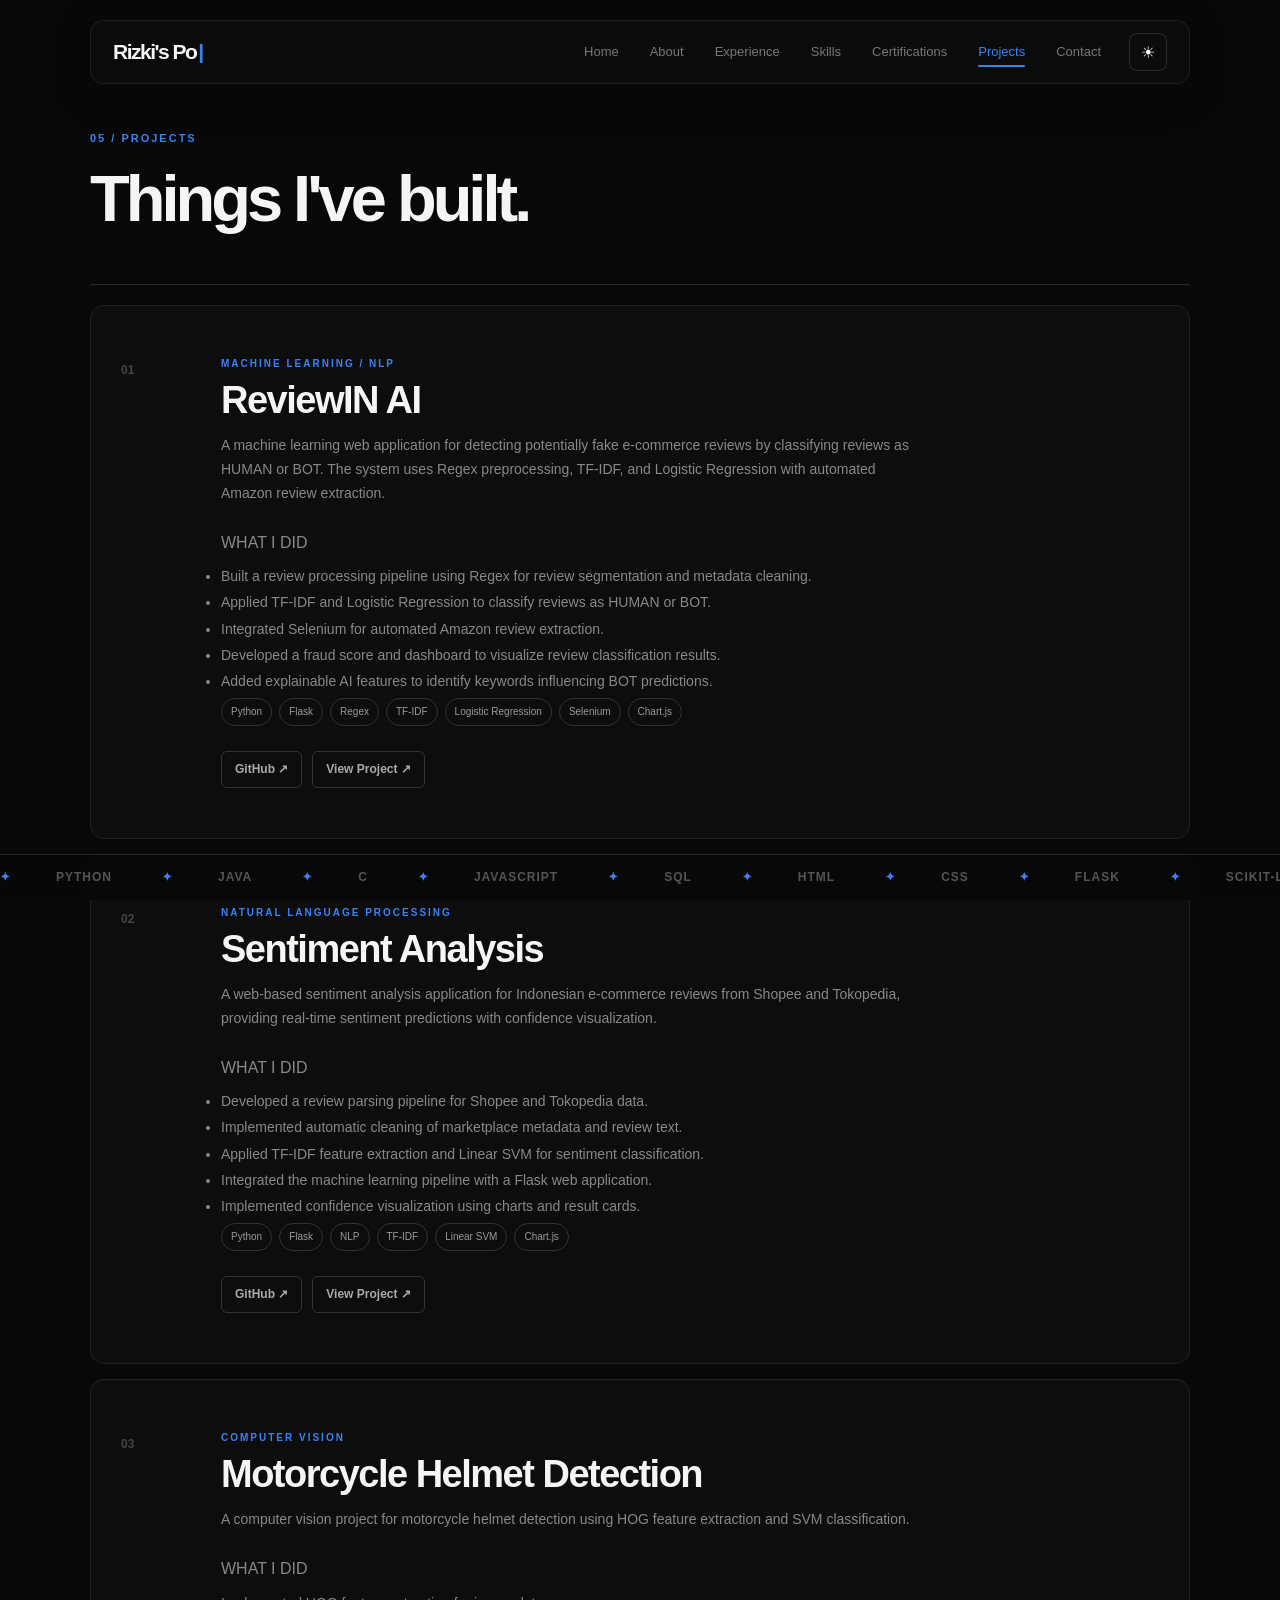
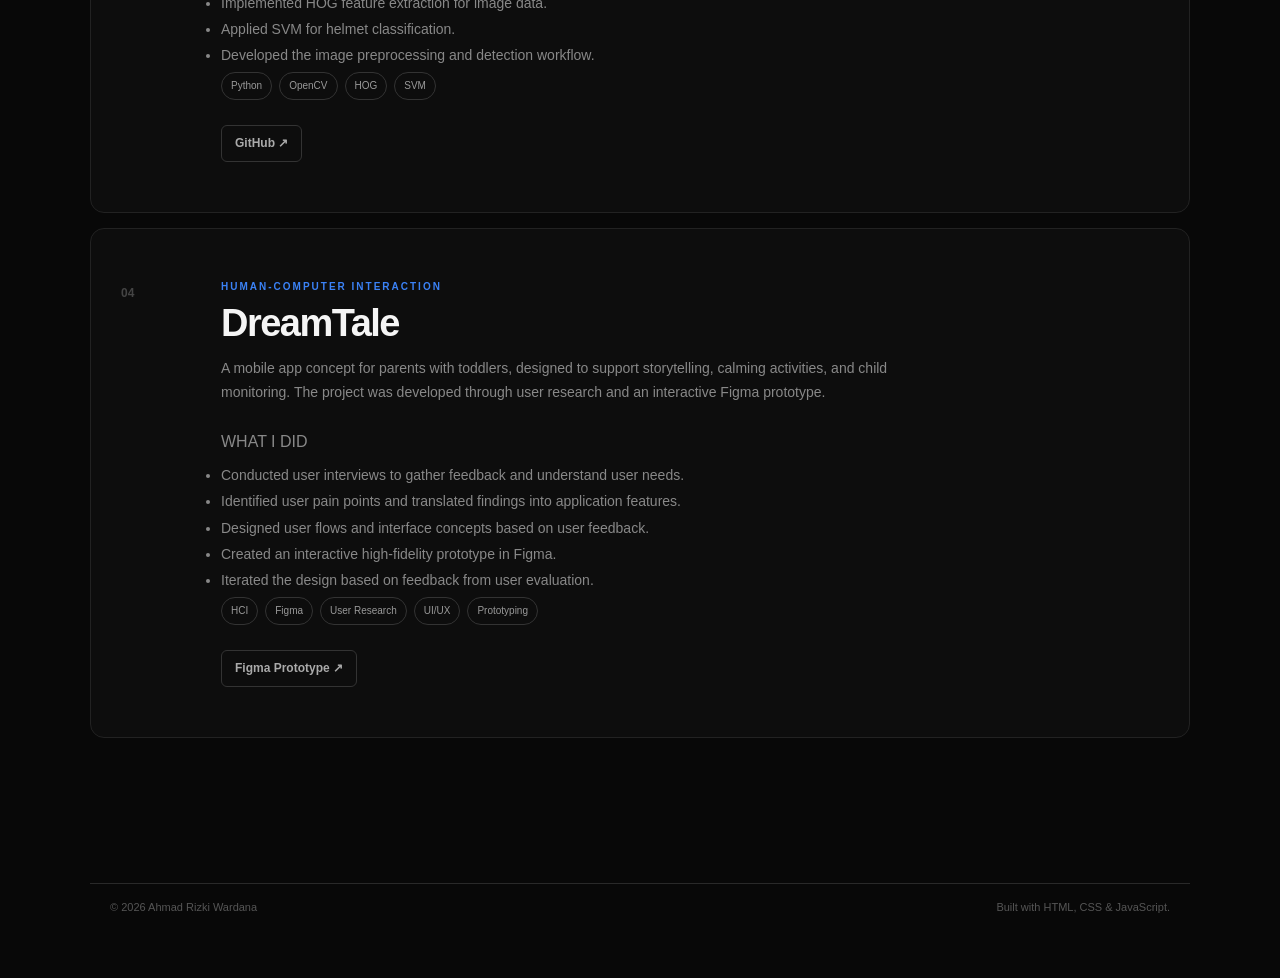
<file: projects.html>
<!DOCTYPE html>
<html lang="en">
<head>
    <meta charset="UTF-8">
    <meta name="viewport" content="width=device-width, initial-scale=1.0">

    <meta name="description"
        content="Projects built by Ahmad Rizki Wardana in machine learning, NLP, computer vision and HCI.">

    <title>Projects | Ahmad Rizki W</title>

    <link rel="stylesheet" href="style.css">
</head>

<body>

    <!-- ================= NAVBAR ================= -->

    <nav class="navbar">
<a class="logo" href="index.html">
<span id="typing-logo"></span>
</a>
<div class="nav-links">
<a href="index.html">Home</a>
<a href="about.html">About</a>
<a href="experience.html">Experience</a>
<a href="skills.html">Skills</a>
<a href="certifications.html">Certifications</a>
<a href="projects.html" class="active">Projects</a>
<a href="contact.html">Contact</a>
</div>
<button aria-label="Toggle light mode" class="theme-toggle" id="theme-toggle">
            ☀
        </button>
<button aria-label="Open navigation menu" class="menu-button">
            ☰
        </button>
</nav>

<!-- ================= TECH STACK MARQUEE ================= -->

<div class="tech-marquee">

    <div class="marquee-track">

        <span>Python</span>
        <span>Java</span>
        <span>C</span>
        <span>JavaScript</span>
        <span>SQL</span>
        <span>HTML</span>
        <span>CSS</span>
        <span>Flask</span>
        <span>Scikit-learn</span>
        <span>Git</span>
        <span>GitHub</span>
        <span>Figma</span>
        <span>Quality Assurance</span>

        <span>Python</span>
        <span>Java</span>
        <span>C</span>
        <span>JavaScript</span>
        <span>SQL</span>
        <span>HTML</span>
        <span>CSS</span>
        <span>Flask</span>
        <span>Scikit-learn</span>
        <span>Git</span>
        <span>GitHub</span>
        <span>Figma</span>
        <span>Quality Assurance</span>

    </div>

</div>

<section class="section" id="projects">
<div class="section-title reveal">
<p class="eyebrow">
            05 / PROJECTS
        </p>
<h2>
            Things I've built.
        </h2>
</div>
<div class="projects">
<!-- PROJECT 1 -->
<article class="project-card reveal">
<div class="project-number">
                01
            </div>
<div class="project-content">
<p class="project-type">
    MACHINE LEARNING / NLP
</p>

<h3>
    ReviewIN AI
</h3>

<p class="project-description">
    A machine learning web application for detecting potentially
    fake e-commerce reviews by classifying reviews as HUMAN or BOT.
    The system uses Regex preprocessing, TF-IDF, and Logistic Regression
    with automated Amazon review extraction.
</p>

<p class="project-subtitle">
    WHAT I DID
</p>

<ul class="project-list">
    <li>
        Built a review processing pipeline using Regex for review segmentation and metadata cleaning.
    </li>
    <li>
        Applied TF-IDF and Logistic Regression to classify reviews as HUMAN or BOT.
    </li>
    <li>
        Integrated Selenium for automated Amazon review extraction.
    </li>
    <li>
        Developed a fraud score and dashboard to visualize review classification results.
    </li>
    <li>
        Added explainable AI features to identify keywords influencing BOT predictions.
    </li>
</ul>

<div class="project-tags">
    <span>Python</span>
    <span>Flask</span>
    <span>Regex</span>
    <span>TF-IDF</span>
    <span>Logistic Regression</span>
    <span>Selenium</span>
    <span>Chart.js</span>
</div>
<div class="project-links">
<a href="https://github.com/ikiw0/Fake-Review-Detection-Web-Application-using-Machine-Learning" rel="noopener noreferrer" target="_blank">
                        GitHub ↗
                    </a>
<a href="https://machine-learning-project-group4.vercel.app/" rel="noopener noreferrer" target="_blank">
                        View Project ↗
                    </a>
</div>
</div>
</article>
<!-- PROJECT 2 -->
<article class="project-card reveal">
<div class="project-number">
                02
            </div>
<div class="project-content">
<p class="project-type">
    NATURAL LANGUAGE PROCESSING
</p>

<h3>
    Sentiment Analysis
</h3>

<p class="project-description">
    A web-based sentiment analysis application for Indonesian
    e-commerce reviews from Shopee and Tokopedia, providing
    real-time sentiment predictions with confidence visualization.
</p>

<p class="project-subtitle">
    WHAT I DID
</p>

<ul class="project-list">
    <li>
        Developed a review parsing pipeline for Shopee and Tokopedia data.
    </li>
    <li>
        Implemented automatic cleaning of marketplace metadata and review text.
    </li>
    <li>
        Applied TF-IDF feature extraction and Linear SVM for sentiment classification.
    </li>
    <li>
        Integrated the machine learning pipeline with a Flask web application.
    </li>
    <li>
        Implemented confidence visualization using charts and result cards.
    </li>
</ul>

<div class="project-tags">
    <span>Python</span>
    <span>Flask</span>
    <span>NLP</span>
    <span>TF-IDF</span>
    <span>Linear SVM</span>
    <span>Chart.js</span>
</div>
<div class="project-links">
<a href="https://github.com/ikiw0/E-Commerce-Sentiment-Engine-deployment" rel="noopener noreferrer" target="_blank">
                        GitHub ↗
                    </a>
<a href="https://e-commerce-sentiment-engine-deploym.vercel.app/" rel="noopener noreferrer" target="_blank">
                        View Project ↗
                    </a>
</div>
</div>
</article>
<!-- PROJECT 3 -->
<article class="project-card reveal">
<div class="project-number">
                03
            </div>
<div class="project-content">
<p class="project-type">
    COMPUTER VISION
</p>

<h3>
    Motorcycle Helmet Detection
</h3>

<p class="project-description">
    A computer vision project for motorcycle helmet detection
    using HOG feature extraction and SVM classification.
</p>

<p class="project-subtitle">
    WHAT I DID
</p>

<ul class="project-list">
    <li>
        Implemented HOG feature extraction for image data.
    </li>
    <li>
        Applied SVM for helmet classification.
    </li>
    <li>
        Developed the image preprocessing and detection workflow.
    </li>
</ul>

<div class="project-tags">
    <span>Python</span>
    <span>OpenCV</span>
    <span>HOG</span>
    <span>SVM</span>
</div>
<div class="project-links">
<a href="https://github.com/ikiw0/helmetdetection" rel="noopener noreferrer" target="_blank">
                        GitHub ↗
                    </a>
</div>
</div>
</article>
<!-- PROJECT 4 -->
<article class="project-card reveal">
<div class="project-number">
                04
            </div>
<div class="project-content">
<p class="project-type">
    HUMAN-COMPUTER INTERACTION
</p>

<h3>
    DreamTale
</h3>

<p class="project-description">
    A mobile app concept for parents with toddlers, designed to
    support storytelling, calming activities, and child monitoring.
    The project was developed through user research and an interactive
    Figma prototype.
</p>

<p class="project-subtitle">
    WHAT I DID
</p>

<ul class="project-list">
    <li>
        Conducted user interviews to gather feedback and understand user needs.
    </li>
    <li>
        Identified user pain points and translated findings into application features.
    </li>
    <li>
        Designed user flows and interface concepts based on user feedback.
    </li>
    <li>
        Created an interactive high-fidelity prototype in Figma.
    </li>
    <li>
        Iterated the design based on feedback from user evaluation.
    </li>
</ul>

<div class="project-tags">
    <span>HCI</span>
    <span>Figma</span>
    <span>User Research</span>
    <span>UI/UX</span>
    <span>Prototyping</span>
</div>
<div class="project-links">
<a href="https://www.figma.com/design/ScgbYZZL0qms5tvUkP22Li/Prototype-DreamTale-V2?node-id=0-1&amp;t=CjeRsLdAbeegiGb5-1" rel="noopener noreferrer" target="_blank">
                        Figma Prototype ↗
                    </a>
</div>
</div>
</article>
</div>
</section>

    <!-- ================= FOOTER ================= -->

    <footer>
<p>
            © 2026 Ahmad Rizki Wardana
        </p>
<p>
            Built with HTML, CSS &amp; JavaScript.
        </p>
</footer>

    <script src="script.js"></script>

</body>
</html>
</file>
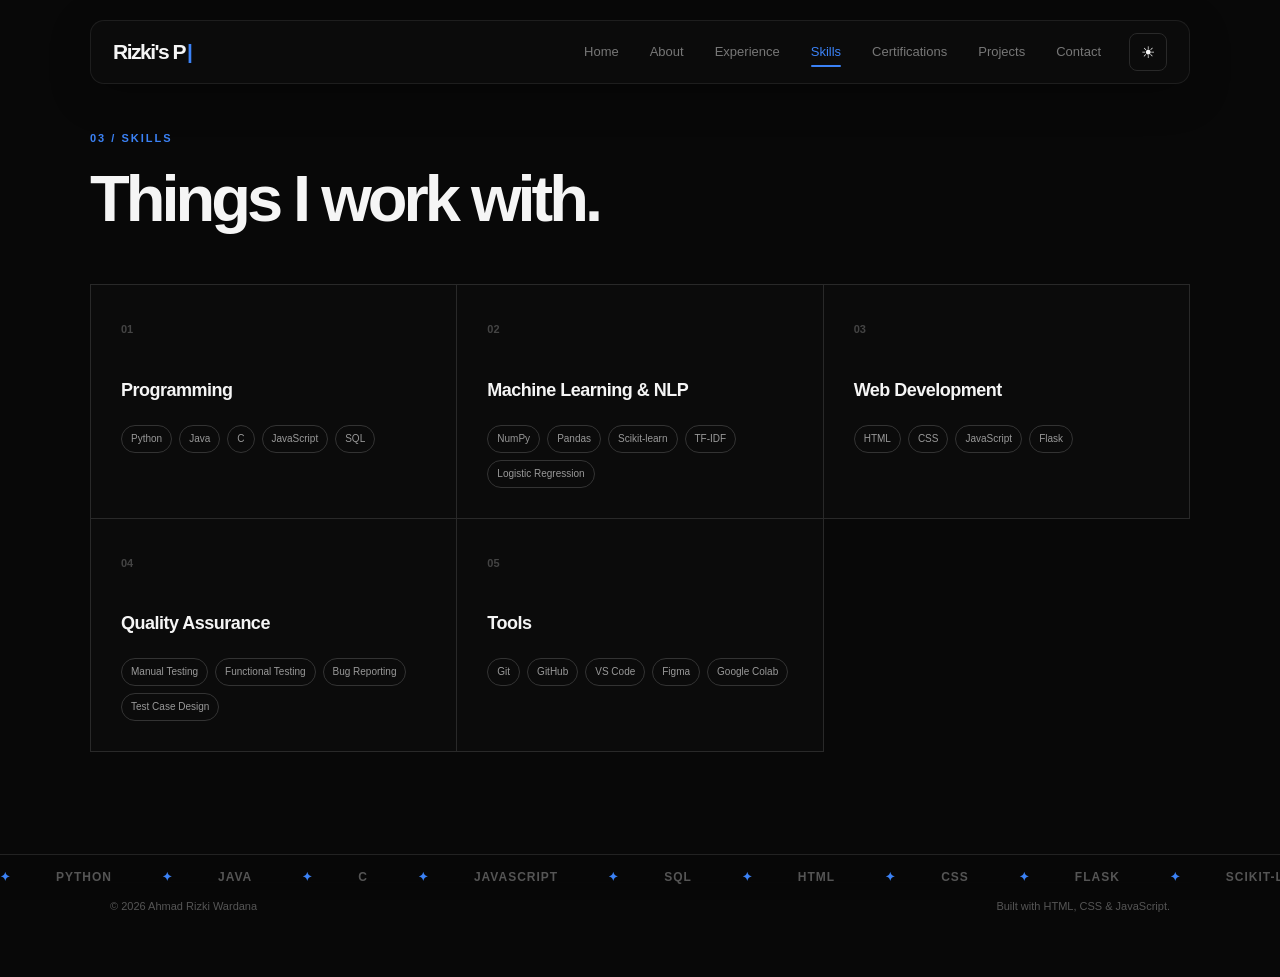
<file: skills.html>
<!DOCTYPE html>
<html lang="en">
<head>
    <meta charset="UTF-8">
    <meta name="viewport" content="width=device-width, initial-scale=1.0">

    <meta name="description"
        content="Technical skills of Ahmad Rizki Wardana.">

    <title>Skills | Ahmad Rizki W</title>

    <link rel="stylesheet" href="style.css">
</head>

<body>

    <!-- ================= NAVBAR ================= -->

    <nav class="navbar">
<a class="logo" href="index.html">
<span id="typing-logo"></span>
</a>
<div class="nav-links">
<a href="index.html">Home</a>
<a href="about.html">About</a>
<a href="experience.html">Experience</a>
<a href="skills.html" class="active">Skills</a>
<a href="certifications.html">Certifications</a>
<a href="projects.html">Projects</a>
<a href="contact.html">Contact</a>
</div>
<button aria-label="Toggle light mode" class="theme-toggle" id="theme-toggle">
            ☀
        </button>
<button aria-label="Open navigation menu" class="menu-button">
            ☰
        </button>
</nav>

<!-- ================= TECH STACK MARQUEE ================= -->

<div class="tech-marquee">

    <div class="marquee-track">

        <span>Python</span>
        <span>Java</span>
        <span>C</span>
        <span>JavaScript</span>
        <span>SQL</span>
        <span>HTML</span>
        <span>CSS</span>
        <span>Flask</span>
        <span>Scikit-learn</span>
        <span>Git</span>
        <span>GitHub</span>
        <span>Figma</span>
        <span>Quality Assurance</span>

        <span>Python</span>
        <span>Java</span>
        <span>C</span>
        <span>JavaScript</span>
        <span>SQL</span>
        <span>HTML</span>
        <span>CSS</span>
        <span>Flask</span>
        <span>Scikit-learn</span>
        <span>Git</span>
        <span>GitHub</span>
        <span>Figma</span>
        <span>Quality Assurance</span>

    </div>

</div>

<section class="section" id="skills">
<div class="section-title reveal">
<p class="eyebrow">
            03 / SKILLS
        </p>
<h2>
            Things I work with.
        </h2>
</div>
<div class="skills-grid">
<div class="skill-card reveal">
<span class="skill-number">
                01
            </span>
<h3>
                Programming
            </h3>
<div class="tags">
<span>Python</span>
<span>Java</span>
<span>C</span>
<span>JavaScript</span>
<span>SQL</span>
</div>
</div>
<div class="skill-card reveal">
<span class="skill-number">
                02
            </span>
<h3>
                Machine Learning &amp; NLP
            </h3>
<div class="tags">
<span>NumPy</span>
<span>Pandas</span>
<span>Scikit-learn</span>
<span>TF-IDF</span>
<span>Logistic Regression</span>
</div>
</div>
<div class="skill-card reveal">
<span class="skill-number">
                03
            </span>
<h3>
                Web Development
            </h3>
<div class="tags">
<span>HTML</span>
<span>CSS</span>
<span>JavaScript</span>
<span>Flask</span>
</div>
</div>
<div class="skill-card reveal">
<span class="skill-number">
                04
            </span>
<h3>
                Quality Assurance
            </h3>
<div class="tags">
<span>Manual Testing</span>
<span>Functional Testing</span>
<span>Bug Reporting</span>
<span>Test Case Design</span>
</div>
</div>
<div class="skill-card reveal">
<span class="skill-number">
                05
            </span>
<h3>
                Tools
            </h3>
<div class="tags">
<span>Git</span>
<span>GitHub</span>
<span>VS Code</span>
<span>Figma</span>
<span>Google Colab</span>
</div>
</div>
</div>
</section>

    <!-- ================= FOOTER ================= -->

    <footer>
<p>
            © 2026 Ahmad Rizki Wardana
        </p>
<p>
            Built with HTML, CSS &amp; JavaScript.
        </p>
</footer>

    <script src="script.js"></script>

</body>
</html>
</file>
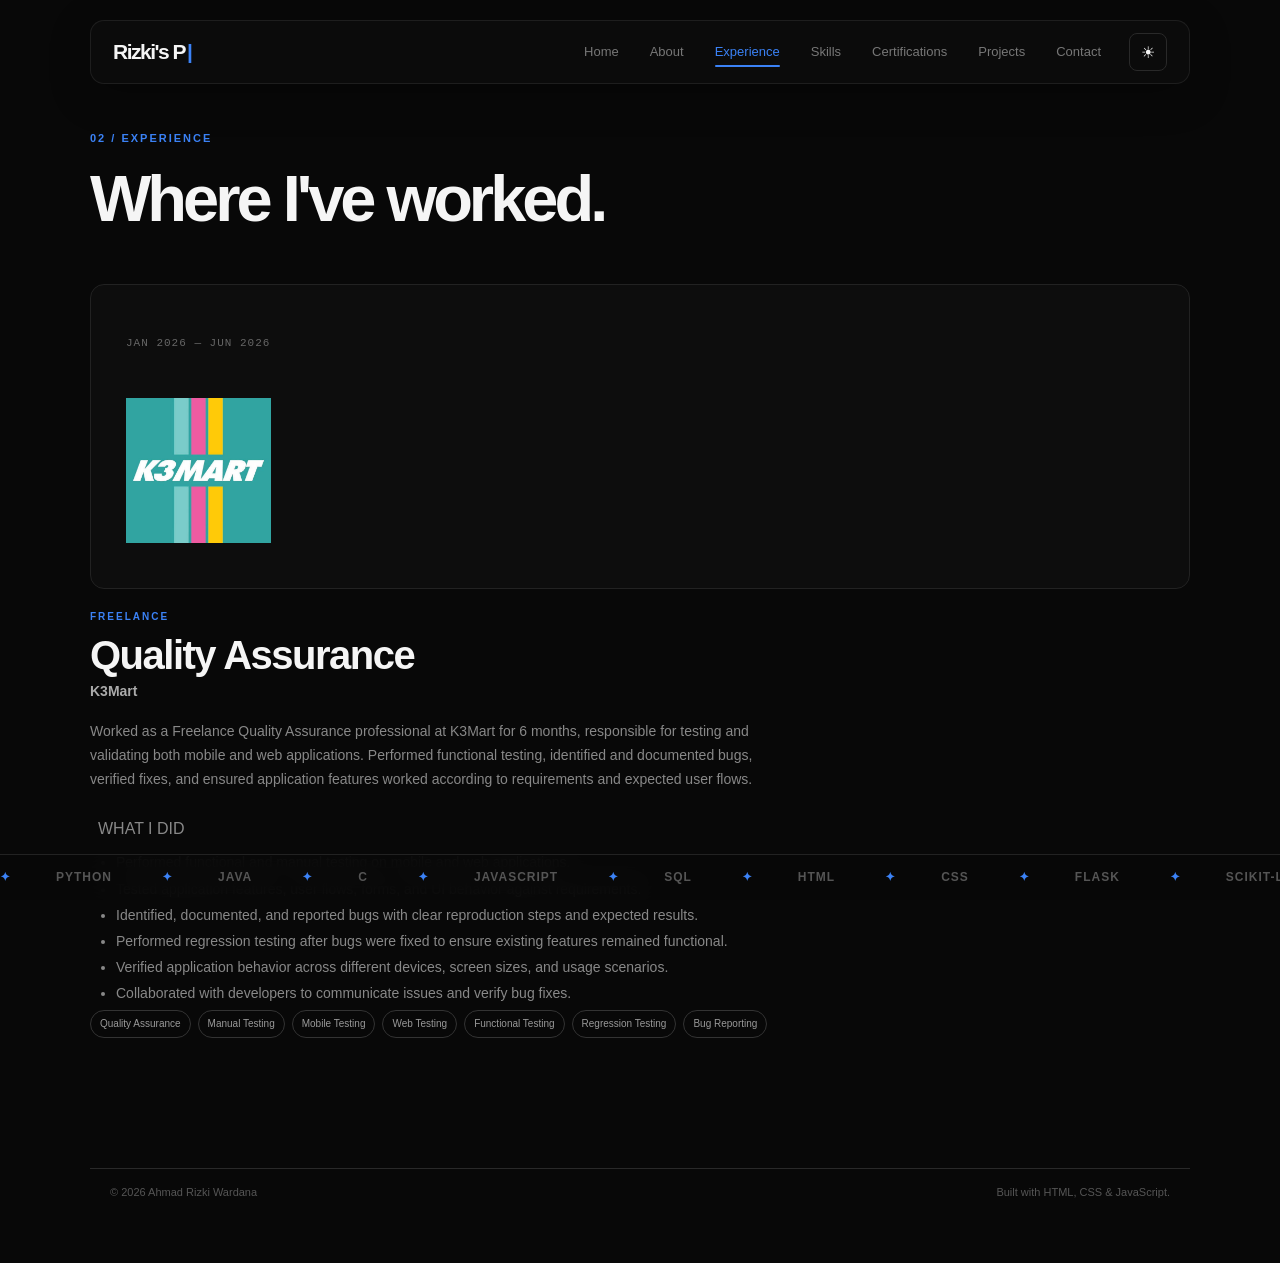
<file: portfolio-fixed 2/experience.html>
<!DOCTYPE html>
<html lang="en">
<head>
    <meta charset="UTF-8">
    <meta name="viewport" content="width=device-width, initial-scale=1.0">

    <meta name="description"
        content="Experience of Ahmad Rizki Wardana in Quality Assurance and software testing.">

    <title>Experience | Ahmad Rizki W</title>

    <link rel="stylesheet" href="style.css">
</head>

<body>

    <!-- ================= NAVBAR ================= -->

    <nav class="navbar">
<a class="logo" href="index.html">
<span id="typing-logo"></span>
</a>
<div class="nav-links">
<a href="index.html">Home</a>
<a href="about.html">About</a>
<a href="experience.html" class="active">Experience</a>
<a href="skills.html">Skills</a>
<a href="certifications.html">Certifications</a>
<a href="projects.html">Projects</a>
<a href="contact.html">Contact</a>
</div>
<button aria-label="Toggle light mode" class="theme-toggle" id="theme-toggle">
            ☀
        </button>
<button aria-label="Open navigation menu" class="menu-button">
            ☰
        </button>
</nav>

<!-- ================= TECH STACK MARQUEE ================= -->

<div class="tech-marquee">

    <div class="marquee-track">

        <span>Python</span>
        <span>Java</span>
        <span>C</span>
        <span>JavaScript</span>
        <span>SQL</span>
        <span>HTML</span>
        <span>CSS</span>
        <span>Flask</span>
        <span>Scikit-learn</span>
        <span>Git</span>
        <span>GitHub</span>
        <span>Figma</span>
        <span>Quality Assurance</span>

        <span>Python</span>
        <span>Java</span>
        <span>C</span>
        <span>JavaScript</span>
        <span>SQL</span>
        <span>HTML</span>
        <span>CSS</span>
        <span>Flask</span>
        <span>Scikit-learn</span>
        <span>Git</span>
        <span>GitHub</span>
        <span>Figma</span>
        <span>Quality Assurance</span>

    </div>

</div>

<section class="section" id="experience">
<div class="section-title reveal">
<p class="eyebrow">
            02 / EXPERIENCE
        </p>
<h2>
            Where I've worked.
        </h2>
</div>
<div class="experience-card reveal">
<div class="experience-date">
<span>
                JAN 2026 — JUN 2026
            </span>
<img alt="K3Mart Logo" class="experience-logo" src="assets/k3mart-logo.png"/>
</div>
</div>
<div class="experience-content">
<p class="project-type">
                FREELANCE
            </p>
<h3>
                Quality Assurance
            </h3>
<p class="experience-company">
                K3Mart
            </p>
<p class="project-description">
    Worked as a Freelance Quality Assurance professional at K3Mart for 6 months, responsible for testing and validating both mobile and web applications. Performed functional testing, identified and documented bugs, verified fixes, and ensured application features worked according to requirements and expected user flows.
</p>
<p class="experience-subtitle">WHAT I DID</p>

<ul class="experience-list">
    <li>Performed functional and manual testing on mobile and web applications.</li>
    <li>Tested application features, user flows, forms, and UI behavior against requirements.</li>
    <li>Identified, documented, and reported bugs with clear reproduction steps and expected results.</li>
    <li>Performed regression testing after bugs were fixed to ensure existing features remained functional.</li>
    <li>Verified application behavior across different devices, screen sizes, and usage scenarios.</li>
    <li>Collaborated with developers to communicate issues and verify bug fixes.</li>
</ul>
<div class="project-tags">
    <span>Quality Assurance</span>
    <span>Manual Testing</span>
    <span>Mobile Testing</span>
    <span>Web Testing</span>
    <span>Functional Testing</span>
    <span>Regression Testing</span>
    <span>Bug Reporting</span>
</div>
</div>
</section>

    <!-- ================= FOOTER ================= -->

    <footer>
<p>
            © 2026 Ahmad Rizki Wardana
        </p>
<p>
            Built with HTML, CSS &amp; JavaScript.
        </p>
</footer>

    <script src="script.js"></script>

</body>
</html>
</file>
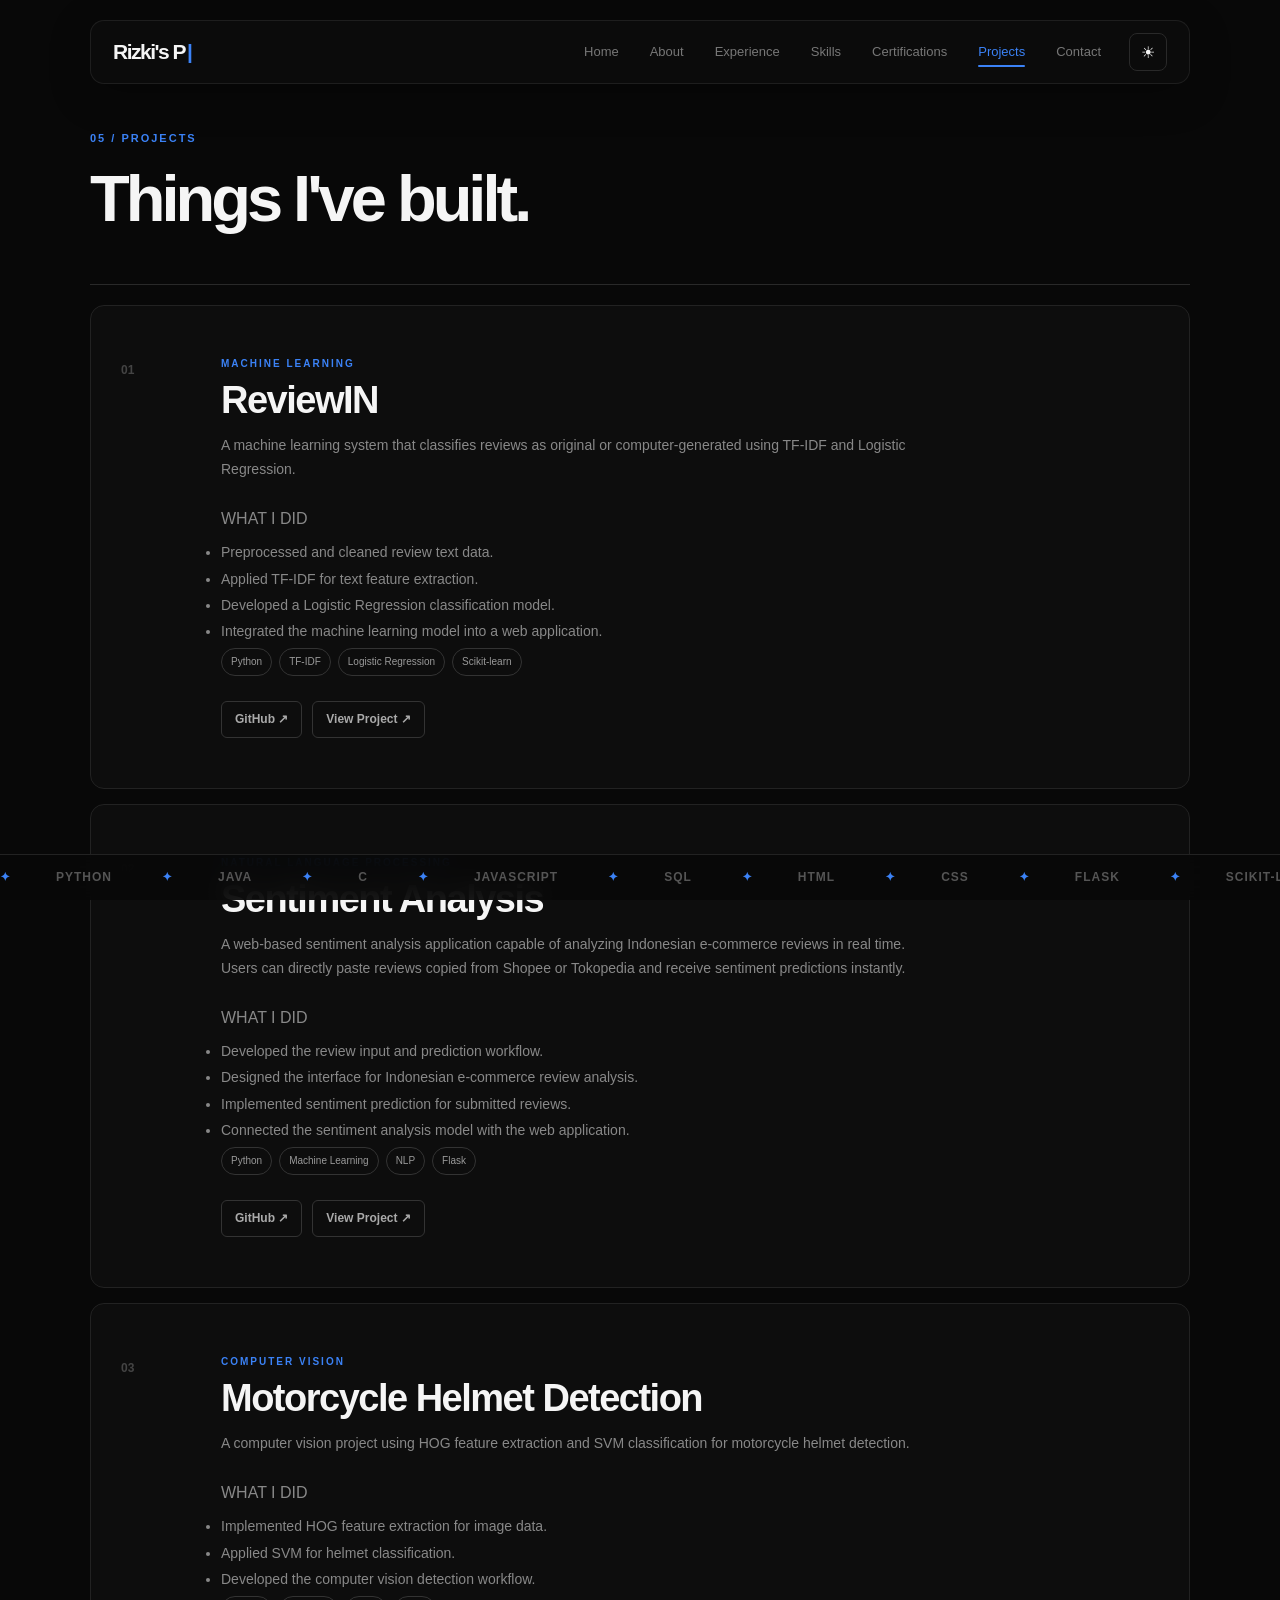
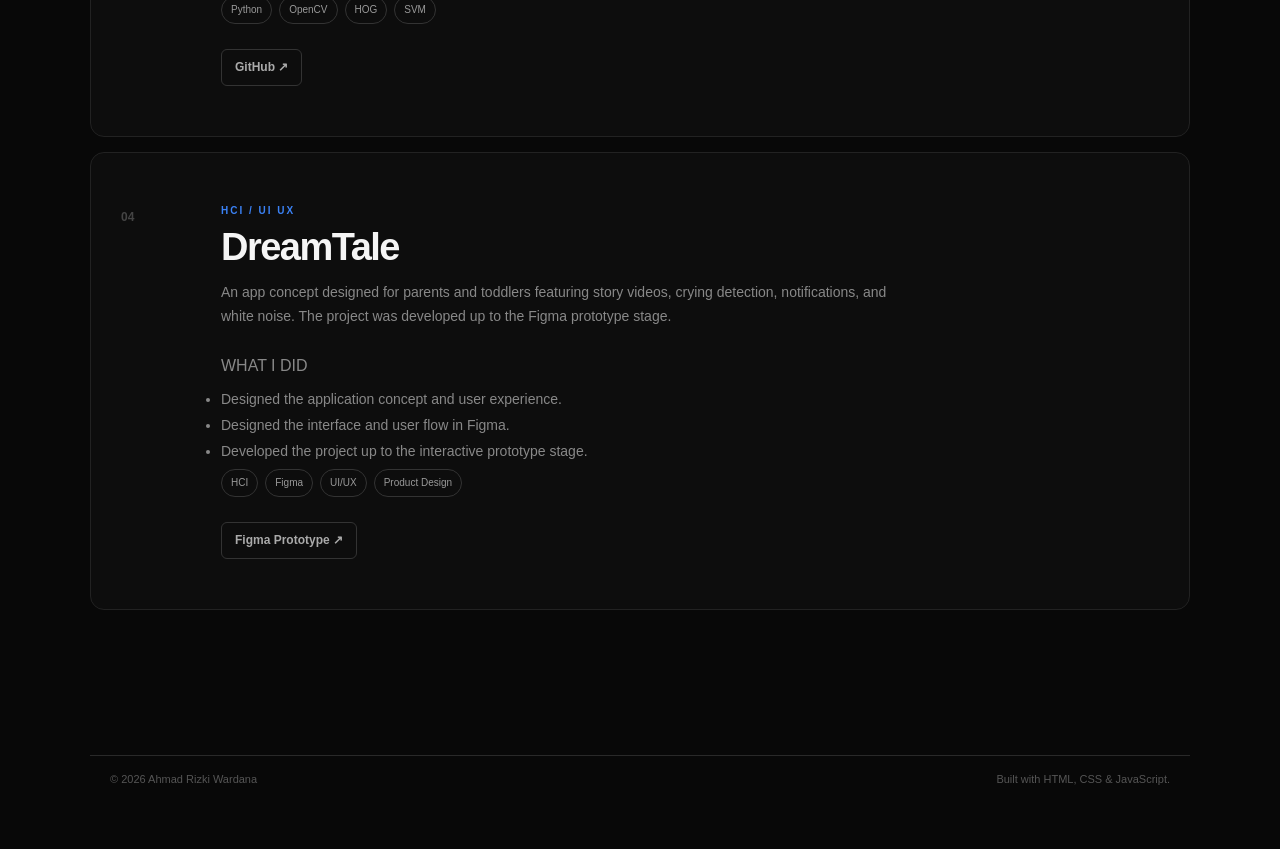
<file: portfolio-fixed 2/projects.html>
<!DOCTYPE html>
<html lang="en">
<head>
    <meta charset="UTF-8">
    <meta name="viewport" content="width=device-width, initial-scale=1.0">

    <meta name="description"
        content="Projects built by Ahmad Rizki Wardana in machine learning, NLP, computer vision and HCI.">

    <title>Projects | Ahmad Rizki W</title>

    <link rel="stylesheet" href="style.css">
</head>

<body>

    <!-- ================= NAVBAR ================= -->

    <nav class="navbar">
<a class="logo" href="index.html">
<span id="typing-logo"></span>
</a>
<div class="nav-links">
<a href="index.html">Home</a>
<a href="about.html">About</a>
<a href="experience.html">Experience</a>
<a href="skills.html">Skills</a>
<a href="certifications.html">Certifications</a>
<a href="projects.html" class="active">Projects</a>
<a href="contact.html">Contact</a>
</div>
<button aria-label="Toggle light mode" class="theme-toggle" id="theme-toggle">
            ☀
        </button>
<button aria-label="Open navigation menu" class="menu-button">
            ☰
        </button>
</nav>

<!-- ================= TECH STACK MARQUEE ================= -->

<div class="tech-marquee">

    <div class="marquee-track">

        <span>Python</span>
        <span>Java</span>
        <span>C</span>
        <span>JavaScript</span>
        <span>SQL</span>
        <span>HTML</span>
        <span>CSS</span>
        <span>Flask</span>
        <span>Scikit-learn</span>
        <span>Git</span>
        <span>GitHub</span>
        <span>Figma</span>
        <span>Quality Assurance</span>

        <span>Python</span>
        <span>Java</span>
        <span>C</span>
        <span>JavaScript</span>
        <span>SQL</span>
        <span>HTML</span>
        <span>CSS</span>
        <span>Flask</span>
        <span>Scikit-learn</span>
        <span>Git</span>
        <span>GitHub</span>
        <span>Figma</span>
        <span>Quality Assurance</span>

    </div>

</div>

<section class="section" id="projects">
<div class="section-title reveal">
<p class="eyebrow">
            05 / PROJECTS
        </p>
<h2>
            Things I've built.
        </h2>
</div>
<div class="projects">
<!-- PROJECT 1 -->
<article class="project-card reveal">
<div class="project-number">
                01
            </div>
<div class="project-content">
<p class="project-type">
                    MACHINE LEARNING
                </p>
<h3>
                    ReviewIN
                </h3>
<p class="project-description">
                    A machine learning system that classifies
                    reviews as original or computer-generated
                    using TF-IDF and Logistic Regression.
                </p>
<p class="project-subtitle">
                    WHAT I DID
                </p>
<ul class="project-list">
<li>
                        Preprocessed and cleaned review text data.
                    </li>
<li>
                        Applied TF-IDF for text feature extraction.
                    </li>
<li>
                        Developed a Logistic Regression classification model.
                    </li>
<li>
                        Integrated the machine learning model into a web application.
                    </li>
</ul>
<div class="project-tags">
<span>Python</span>
<span>TF-IDF</span>
<span>Logistic Regression</span>
<span>Scikit-learn</span>
</div>
<div class="project-links">
<a href="https://github.com/ikiw0/Fake-Review-Detection-Web-Application-using-Machine-Learning" rel="noopener noreferrer" target="_blank">
                        GitHub ↗
                    </a>
<a href="https://machine-learning-project-group4.vercel.app/" rel="noopener noreferrer" target="_blank">
                        View Project ↗
                    </a>
</div>
</div>
</article>
<!-- PROJECT 2 -->
<article class="project-card reveal">
<div class="project-number">
                02
            </div>
<div class="project-content">
<p class="project-type">
                    NATURAL LANGUAGE PROCESSING
                </p>
<h3>
                    Sentiment Analysis
                </h3>
<p class="project-description">
                    A web-based sentiment analysis application
                    capable of analyzing Indonesian e-commerce
                    reviews in real time. Users can directly paste
                    reviews copied from Shopee or Tokopedia and
                    receive sentiment predictions instantly.
                </p>
<p class="project-subtitle">
                    WHAT I DID
                </p>
<ul class="project-list">
<li>
                        Developed the review input and prediction workflow.
                    </li>
<li>
                        Designed the interface for Indonesian e-commerce review analysis.
                    </li>
<li>
                        Implemented sentiment prediction for submitted reviews.
                    </li>
<li>
                        Connected the sentiment analysis model with the web application.
                    </li>
</ul>
<div class="project-tags">
<span>Python</span>
<span>Machine Learning</span>
<span>NLP</span>
<span>Flask</span>
</div>
<div class="project-links">
<a href="https://github.com/ikiw0/E-Commerce-Sentiment-Engine-deployment" rel="noopener noreferrer" target="_blank">
                        GitHub ↗
                    </a>
<a href="https://e-commerce-sentiment-engine-deploym.vercel.app/" rel="noopener noreferrer" target="_blank">
                        View Project ↗
                    </a>
</div>
</div>
</article>
<!-- PROJECT 3 -->
<article class="project-card reveal">
<div class="project-number">
                03
            </div>
<div class="project-content">
<p class="project-type">
                    COMPUTER VISION
                </p>
<h3>
                    Motorcycle Helmet Detection
                </h3>
<p class="project-description">
                    A computer vision project using HOG feature
                    extraction and SVM classification for
                    motorcycle helmet detection.
                </p>
<p class="project-subtitle">
                    WHAT I DID
                </p>
<ul class="project-list">
<li>
                        Implemented HOG feature extraction for image data.
                    </li>
<li>
                        Applied SVM for helmet classification.
                    </li>
<li>
                        Developed the computer vision detection workflow.
                    </li>
</ul>
<div class="project-tags">
<span>Python</span>
<span>OpenCV</span>
<span>HOG</span>
<span>SVM</span>
</div>
<div class="project-links">
<a href="https://github.com/ikiw0/helmetdetection" rel="noopener noreferrer" target="_blank">
                        GitHub ↗
                    </a>
</div>
</div>
</article>
<!-- PROJECT 4 -->
<article class="project-card reveal">
<div class="project-number">
                04
            </div>
<div class="project-content">
<p class="project-type">
                    HCI / UI UX
                </p>
<h3>
                    DreamTale
                </h3>
<p class="project-description">
                    An app concept designed for parents and
                    toddlers featuring story videos, crying
                    detection, notifications, and white noise.
                    The project was developed up to the
                    Figma prototype stage.
                </p>
<p class="project-subtitle">
                    WHAT I DID
                </p>
<ul class="project-list">
<li>
                        Designed the application concept and user experience.
                    </li>
<li>
                        Designed the interface and user flow in Figma.
                    </li>
<li>
                        Developed the project up to the interactive prototype stage.
                    </li>
</ul>
<div class="project-tags">
<span>HCI</span>
<span>Figma</span>
<span>UI/UX</span>
<span>Product Design</span>
</div>
<div class="project-links">
<a href="https://www.figma.com/design/ScgbYZZL0qms5tvUkP22Li/Prototype-DreamTale-V2?node-id=0-1&amp;t=CjeRsLdAbeegiGb5-1" rel="noopener noreferrer" target="_blank">
                        Figma Prototype ↗
                    </a>
</div>
</div>
</article>
</div>
</section>

    <!-- ================= FOOTER ================= -->

    <footer>
<p>
            © 2026 Ahmad Rizki Wardana
        </p>
<p>
            Built with HTML, CSS &amp; JavaScript.
        </p>
</footer>

    <script src="script.js"></script>

</body>
</html>
</file>
<file: style.css>
/* =========================
   RESET
========================= */

* {
    margin: 0;
    padding: 0;
    box-sizing: border-box;
}

html {
    scroll-behavior: smooth;
    scroll-padding-top: 100px;
}

body {
    font-family: Arial, Helvetica, sans-serif;
    background: #080808;
    color: #f5f5f5;
    line-height: 1.6;
    overflow-x: hidden;
    padding-bottom: 46px;
}

a {
    color: inherit;
    text-decoration: none;
}

:root {
    --background: #080808;
    --surface: #111111;
    --surface-light: #171717;
    --text: #f5f5f5;
    --muted: #888888;
    --border: #292929;
    --green: #3b82f6;
}


/* =========================
   NAVBAR
========================= */

.navbar {
    position: fixed;
    top: 20px;
    left: 50%;
    transform: translateX(-50%);
    width: min(1200px, calc(100% - 40px));

    width: 92%;
    max-width: 1100px;
    height: 64px;

    padding: 0 22px;

    display: flex;
    align-items: center;

    background: rgba(12, 12, 12, 0.84);
    backdrop-filter: blur(16px);
    -webkit-backdrop-filter: blur(16px);

    border: 1px solid rgba(255, 255, 255, 0.08);
    border-radius: 14px;

    z-index: 1000;
    box-shadow: 0 10px 40px rgba(0, 0, 0, 0.25);
}

.logo {
    display: block;
    width: 220px;
    min-width: 220px;

    font-size: 21px;
    font-weight: 800;
    letter-spacing: -1.5px;
    white-space: nowrap;
}

#typing-logo {
    color: var(--text);
}

#typing-logo::after {
    content: "|";
    color: var(--green);
    margin-left: 2px;
    animation: blink .7s infinite;
}

.nav-links {
    display: flex;
    align-items: center;
    gap: 5px;
    margin-left: auto;
    flex-shrink: 0;
}

.nav-links a {
    position: relative;

    color: #777;

    font-size: 13px;
    font-weight: 500;

    padding: 9px 13px;

    border-radius: 8px;

    transition:
        color .25s ease,
        background .25s ease;
}

.nav-links a:hover {
    color: white;
    background: rgba(255, 255, 255, 0.05);
}

.nav-links a.active {
    color: var(--green);
    background: transparent;
}

.nav-links a.active::before {
    content: "";
    position: absolute;
    left: 13px;
    right: 13px;
    bottom: 4px;
    height: 2px;
    background: var(--green);
    border-radius: 10px;
}

.menu-button {
    display: none;

    background: none;
    border: none;

    color: white;

    font-size: 22px;

    cursor: pointer;
}


/* =========================
   HANGING PROFILE
========================= */

.hanging-profile {
    position: absolute;

    top: 0;
    right: 6%;

    width: 200px;

    z-index: 900;

    transform-origin: top center;

    animation: hangingFloat 4.5s ease-in-out infinite;
}

.lanyard {
    position: relative;

    width: 100%;

    display: flex;
    justify-content: center;
}

.lanyard-strap {
    width: 10px;
    height: 250px;

    background:
        repeating-linear-gradient(
            45deg,
            #2563eb 0px,
            #2563eb 6px,
            #3b82f6 6px,
            #3b82f6 12px
        );

    border-left: 1px solid #1d4ed8;
    border-right: 1px solid #1d4ed8;

    box-shadow: 0 0 15px rgba(59, 130, 246, 0.4);
}

.lanyard-clip {
    position: absolute;

    bottom: -8px;

    width: 26px;
    height: 17px;

    border: 2px solid #777;
    border-radius: 5px;

    background: #151515;

    box-shadow: 0 3px 10px rgba(0, 0, 0, .4);
}

.profile-card {
    position: relative;

    width: 250px;

    padding: 9px 9px 14px;

    background: #111;

    border: 1px solid #333;
    border-radius: 8px;

    box-shadow: 0 20px 50px rgba(0, 0, 0, .45);

    transform: rotate(3deg);
    transform: translateX(-20px);

    transition:
        transform .4s ease,
        border-color .3s ease;
}

.profile-card:hover {
    transform: rotate(0deg) translateY(5px);
    border-color: #555;
}

.profile-photo {
    width: 100%;
    aspect-ratio: 1 / 1.15;

    overflow: hidden;

    border-radius: 5px;

    background: #181818;
}

.profile-photo img {
    width: 100%;
    height: 100%;

    display: block;

    object-fit: cover;

    filter: grayscale(12%);

    transition:
        transform .5s ease,
        filter .5s ease;
}

.profile-card:hover .profile-photo img {
    transform: scale(1.04);
    filter: grayscale(0%);
}

.profile-info {
    display: flex;
    flex-direction: column;

    gap: 2px;

    margin-top: 9px;
    padding: 0 3px;
}

.profile-info span {
    color: #666;

    font-family: monospace;

    font-size: 7px;

    letter-spacing: 1px;
}

.profile-info strong {
    color: #eee;

    font-size: 13px;

    letter-spacing: -.3px;
}

@keyframes hangingFloat {
    0%, 100% {
        transform: rotate(-2deg);
    }

    50% {
        transform: rotate(2deg);
    }
}


/* =========================
   HERO
========================= */

.hero {
    width: 90%;
    max-width: 1100px;

    min-height: 100vh;

    margin: auto;

    display: grid;
    grid-template-columns: 1.1fr .9fr;

    align-items: center;

    gap: 80px;

    position: relative;
}

.hero-content {
    position: relative;
    z-index: 2;
}

.eyebrow {
    color: var(--green);

    font-size: 11px;
    font-weight: bold;

    letter-spacing: 2px;

    margin-bottom: 20px;
}

.hero h1 {
    font-size: clamp(60px, 8vw, 95px);

    line-height: .9;

    letter-spacing: -6px;

    font-weight: 800;
}

.hero h1 span {
    color: var(--green);
}

.hero h2 {
    font-size: clamp(30px, 4vw, 43px);

    margin-top: 18px;

    letter-spacing: -2px;

    color: #888;

    line-height: 1.1;
}

.hero h2::after {
    content: "|";

    color: var(--green);

    margin-left: 5px;

    animation: blink 1s infinite;
}

.hero-description {
    max-width: 600px;

    color: var(--muted);

    margin-top: 25px;

    font-size: 15px;

    line-height: 1.8;
}

.hero-buttons {
    display: flex;

    gap: 12px;

    margin-top: 30px;
}

.btn {
    display: inline-flex;

    align-items: center;
    justify-content: center;

    padding: 13px 18px;

    border-radius: 7px;

    font-size: 13px;
    font-weight: bold;

    transition:
        transform .25s ease,
        background .25s ease,
        border-color .25s ease;
}

.btn.primary {
    background: var(--green);
    color: #080808;
}

.btn.primary:hover {
    background: #60a5fa;
}

.btn.secondary {
    border: 1px solid var(--border);
    color: #ddd;
}

.btn.secondary:hover {
    background: var(--surface-light);
    border-color: #444;

    transform: translateY(-3px);
}

.social-links {
    display: flex;

    gap: 20px;

    margin-top: 30px;
}

.social-links a {
    color: #777;

    font-size: 12px;

    border-bottom: 1px solid #333;

    padding-bottom: 3px;

    transition: .25s;
}

.social-links a:hover {
    color: var(--green);
    border-color: var(--green);
}


/* =========================
   TERMINAL
========================= */

.terminal {
    background: #0b0b0b;

    border: 1px solid var(--border);

    border-radius: 14px;

    overflow: hidden;

    box-shadow: 0 30px 100px rgba(0, 0, 0, .55);

    transform: perspective(1000px) rotateY(-3deg);

    transition:
        transform .4s ease,
        border-color .4s ease;
}

.terminal:hover {
    transform:
        perspective(1000px)
        rotateY(0deg)
        translateY(-5px);

    border-color: #444;
}

.terminal-header {
    height: 42px;

    border-bottom: 1px solid var(--border);

    display: flex;

    align-items: center;

    padding: 0 15px;
}

.terminal-dots {
    display: flex;
    gap: 6px;
}

.terminal-dots span {
    width: 8px;
    height: 8px;

    border-radius: 50%;

    background: #555;
}

.terminal-header p {
    color: #555;

    font-family: monospace;

    font-size: 10px;

    margin-left: 15px;
}

.terminal-body {
    padding: 30px;

    font-family: monospace;

    font-size: 13px;

    color: #aaa;

    line-height: 1.7;
}

.terminal-body p {
    margin-bottom: 7px;
}

.terminal-green {
    color: var(--green);
}

.terminal-output {
    color: #ddd;
    padding-left: 20px;
}

.status {
    color: var(--green);
    padding-left: 20px;
}

.terminal-command {
    margin-top: 15px;
}

.cursor {
    color: var(--green);
    animation: blink 1s infinite;
}


/* =========================
   TECH STACK
========================= */

.tech-marquee {
    position: fixed;

    bottom: 0;
    left: 0;

    width: 100%;
    height: 46px;

    display: flex;
    align-items: center;

    background: rgba(8, 8, 8, .90);

    border-top: 1px solid #222;

    overflow: hidden;

    z-index: 999;

    backdrop-filter: blur(12px);
    -webkit-backdrop-filter: blur(12px);
}

.marquee-track {
    display: flex;

    gap: 50px;

    white-space: nowrap;

    animation: marquee 20s linear infinite;
}

.marquee-track span {
    color: #555;

    font-size: 12px;
    font-weight: bold;

    text-transform: uppercase;

    letter-spacing: 1px;
}

.marquee-track span::before {
    content: "✦";

    color: var(--green);

    margin-right: 45px;
}

@keyframes marquee {
    from {
        transform: translateX(0);
    }

    to {
        transform: translateX(-50%);
    }
}


/* =========================
   SECTIONS
========================= */

.section {
    width: 90%;
    max-width: 1100px;

    margin: auto;

    padding: 130px 0;
}

section {
    scroll-margin-top: 100px;
}

.section-title {
    margin-bottom: 55px;
}

.section-title h2 {
    font-size: clamp(42px, 6vw, 65px);

    letter-spacing: -4px;

    line-height: .95;

    font-weight: 800;
}


/* =========================
   ABOUT
========================= */

.about-grid {
    display: grid;

    grid-template-columns: 1.2fr .8fr;

    gap: 80px;
}

.about-text p {
    color: var(--muted);

    max-width: 650px;

    font-size: 16px;

    line-height: 1.8;

    margin-bottom: 20px;
}

.about-info {
    border-top: 1px solid var(--border);
}

.about-info div {
    display: flex;
    flex-direction: column;

    padding: 17px 0;

    border-bottom: 1px solid var(--border);
}

.about-info span {
    color: #555;

    font-size: 10px;

    text-transform: uppercase;

    letter-spacing: 1px;
}

.about-info strong {
    font-size: 14px;

    margin-top: 3px;
}


/* =========================
   SKILLS
========================= */

.skills-grid {
    display: grid;

    grid-template-columns: repeat(3, 1fr);

    border-left: 1px solid var(--border);
    border-top: 1px solid var(--border);
}

.skill-card {
    min-height: 210px;

    padding: 30px;

    background: #0b0b0b;

    border-right: 1px solid var(--border);
    border-bottom: 1px solid var(--border);

    transition:
        background .3s ease,
        transform .3s ease,
        border-color .3s ease;
}

.skill-card:hover {
    background: #111;

    transform: translateY(-5px);

    border-color: #3a3a3a;
}

.skill-number {
    color: #444;

    font-size: 11px;

    font-weight: bold;
}

.skill-card h3 {
    font-size: 18px;

    margin: 35px 0 20px;

    letter-spacing: -.5px;
}

.tags,
.project-tags {
    display: flex;

    flex-wrap: wrap;

    gap: 7px;
}

.tags span,
.project-tags span {
    border: 1px solid #333;

    border-radius: 100px;

    padding: 5px 9px;

    color: #999;

    font-size: 10px;

    transition: .2s;
}

.tags span:hover,
.project-tags span:hover {
    color: #ddd;
    border-color: #555;
}




/* =========================
   EXPERIENCE
========================= */

.experience-card {
    display: grid;
    grid-template-columns: 220px 1fr;
    gap: 45px;
    padding: 45px 35px;
    background: #0d0d0d;
    border: 1px solid #222;
    border-radius: 14px;
    transition: transform .35s ease, border-color .35s ease, background .35s ease;
}

.experience-card:hover {
    transform: translateY(-5px);
    border-color: #3a3a3a;
    background: #101010;
}

.experience-date {
    color: #666;
    font-family: monospace;
    font-size: 11px;
    letter-spacing: 1px;
    padding-top: 5px;
}

.experience-content h3 {
    font-size: clamp(28px, 4vw, 40px);
    letter-spacing: -1.5px;
    line-height: 1.1;
    margin: 8px 0 3px;
}

.experience-company {
    color: #aaa;
    font-size: 14px;
    font-weight: 600;
    margin-bottom: 18px;
}

.experience-subtitle {
    margin-top: 28px;
    margin-bottom: 10px;
    margin-left: 8px;
    font-size: 12px;
    font-weight: 500;
    letter-spacing: 1px;
    color: var(--muted);
}

.experience-list {
    margin-left: 8px;
    padding-left: 18px;
}

.experience-list li {
    font-size: 14px;
    font-weight: 400;
    line-height: 1.7;
    color: var(--muted);
    margin-bottom: 6px;
}
.experience-content {
    padding-top: 20px;
}

/* =========================
   EXPERIENCE LOGO
========================= */

.experience-date {
    display: flex;
    flex-direction: column;
    align-items: flex-start;
    gap: 45px;
}

.experience-logo {
    width: 145px;
    height: auto;
    object-fit: contain;
    display: block;
}


/* =========================
   PROJECTS
========================= */

.projects {
    border-top: 1px solid var(--border);

    padding-top: 20px;
}

.project-card {
    position: relative;

    display: grid;

    grid-template-columns: 70px 1fr;

    gap: 30px;

    padding: 50px 30px;

    margin-bottom: 15px;

    background: #0d0d0d;

    border: 1px solid #222;

    border-radius: 14px;

    overflow: hidden;

    transition:
        transform .35s ease,
        border-color .35s ease,
        background .35s ease;
}

.project-card:hover {
    transform: translateY(-5px);

    border-color: #3a3a3a;

    background: #101010;
}

.project-number {
    color: #444;

    font-size: 12px;

    font-weight: bold;

    padding-top: 5px;
}

.project-content {
    position: relative;
    z-index: 2;
}

.project-type {
    color: var(--green);

    font-size: 10px;

    letter-spacing: 2px;

    font-weight: bold;
}

.project-content h3 {
    font-size: clamp(27px, 4vw, 38px);

    letter-spacing: -1.5px;

    margin: 8px 0 12px;

    line-height: 1.1;
}

.project-description {
    max-width: 700px;

    color: var(--muted);

    font-size: 14px;

    line-height: 1.7;

    margin-bottom: 20px;
}

.project-links {
    display: flex;

    gap: 10px;

    margin-top: 25px;

    flex-wrap: wrap;
}

.project-links a {
    display: inline-flex;

    align-items: center;

    color: #aaa;

    font-size: 12px;

    font-weight: 600;

    padding: 8px 13px;

    border: 1px solid #333;

    border-radius: 6px;

    transition:
        color .25s ease,
        background .25s ease,
        border-color .25s ease,
        transform .25s ease;
}

.project-links a:hover {
    color: #080808;

    background: var(--green);

    border-color: var(--green);

    transform: translateY(-2px);
}

.project-subtitle,
.experience-subtitle {
    margin-top: 24px;
    margin-bottom: 12px;
    font-size: 16px;
    font-weight: 500;
    letter-spacing: normal;
    color: var(--muted);
}

.project-list li,
.experience-list li {
    margin-bottom: 8px;
    color: var(--muted);
    line-height: 1.3;
    font-size: 14px;
    font-weight: 500;
}

/* =========================
   CURRENTLY
========================= */

.currently-section {
    padding-top: 50px;
}

.currently-grid {
    display: grid;

    grid-template-columns: repeat(3, 1fr);

    gap: 15px;
}

.currently-card {
    padding: 30px;

    background: var(--surface);

    border: 1px solid var(--border);

    border-radius: 10px;

    transition:
        transform .25s ease,
        border-color .25s ease,
        background .25s ease;
}

.currently-card:hover {
    transform: translateY(-5px);

    border-color: #444;

    background: #151515;
}

.currently-card > span {
    font-size: 20px;
}

.currently-card p {
    color: #666;

    font-size: 10px;

    letter-spacing: 1px;

    margin-top: 20px;
}

.currently-card h3 {
    font-size: 16px;

    margin-top: 6px;
}


/* =========================
   CONTACT
========================= */

.contact {
    padding-top: 80px;
    padding-bottom: 100px;
}

.contact-box {
    background: var(--surface);

    border: 1px solid var(--border);

    border-radius: 14px;

    text-align: center;

    padding: 90px 30px;
}

.contact-box h2 {
    font-size: clamp(40px, 6vw, 65px);

    letter-spacing: -4px;

    line-height: 1;
}

.contact-box > p:not(.eyebrow) {
    color: var(--muted);

    margin: 20px 0 30px;
}

.email {
    color: var(--green);

    border-bottom: 1px solid var(--green);

    padding-bottom: 4px;
}

.email-list {
    display: flex;
    flex-direction: column;
    align-items: center;
    gap: 10px;
    margin-top: 45px;
}

.email-list .email {
    display: inline-block;
}

.contact-social {
    display: flex;

    justify-content: center;

    gap: 25px;

    margin-top: 35px;
}

.contact-social a {
    color: #777;

    font-size: 12px;

    transition: .25s;
}

.contact-social a:hover {
    color: white;
}


/* =========================
   FOOTER
========================= */

footer {
    width: 90%;
    max-width: 1100px;

    margin: auto;

    padding: 25px 0 35px;

    border-top: 1px solid var(--border);

    display: flex;

    justify-content: space-between;

    color: #555;

    font-size: 11px;
}


/* =========================
   SCROLL REVEAL
========================= */

.reveal {
    opacity: 0;

    transform: translateY(25px);

    transition:
        opacity .7s ease,
        transform .7s ease;
}

.reveal.show {
    opacity: 1;

    transform: translateY(0);
}

@keyframes blink {
    0%, 50% {
        opacity: 1;
    }

    51%, 100% {
        opacity: 0;
    }
}


/* =========================
   MOBILE
========================= */

@media (max-width: 800px) {

    .navbar {
        width: 92%;

        height: 64px;

        padding: 0 18px;
    }

    .nav-links {
        position: absolute;

        top: 74px;

        left: 0;
        right: 0;

        width: 100%;

        display: none;

        flex-direction: column;

        gap: 4px;

        padding: 8px;

        background: rgba(15, 15, 15, .95);

        backdrop-filter: blur(15px);
        -webkit-backdrop-filter: blur(15px);

        border: 1px solid var(--border);

        border-radius: 12px;
    }

    .nav-links.open {
        display: flex;
    }

    .nav-links a {
        width: 100%;

        padding: 14px;
    }

    .menu-button {
        display: block;
        margin-left: 40px;
    }

    .hanging-profile {
        position: absolute;
        top: 35px;
        right: 5px;
        width: 85px;
        z-index: 1;
    }

    .lanyard-strap {
        height: 55px;
        width: 11px;
    }

    .lanyard-clip {
        width: 17px;
        height: 10px;
        bottom: -6px;
    }

    .profile-card {
        width: 85px;
        padding: 5px 5px 8px;
    }

    .profile-info {
        margin-top: 5px;
    }

    .profile-info span {
        font-size: 4px;
    }

    .profile-info strong {
        font-size: 8px;
    }

    .hero {
        grid-template-columns: 1fr;

        gap: 60px;

        padding: 120px 0 80px;

        min-height: auto;
    }

    .hero h1 {
        font-size: 60px;

        letter-spacing: -4px;
    }

    .hero h2 {
        font-size: 30px;
    }

    .terminal {
        transform: none;
    }

    .terminal:hover {
        transform: translateY(-5px);
    }

    .about-grid {
        grid-template-columns: 1fr;

        gap: 40px;
    }

    .skills-grid {
        grid-template-columns: repeat(2, 1fr);
    }

    .currently-grid {
        grid-template-columns: 1fr;
    }

    .experience-card {
        grid-template-columns: 1fr;
        gap: 15px;
        padding: 35px 22px;
    }

    .project-card {
        padding: 35px 22px;

        grid-template-columns: 45px 1fr;

        gap: 15px;
    }

    .certification-card {
        grid-template-columns: 1fr;
        gap: 20px;
    }

    .certification-number {
        margin-bottom: -5px;
    }
}


@media (max-width: 550px) {

    .navbar {
        top: 10px;

        width: 94%;

        height: 60px;
    }

    .nav-links {
        top: 70px;
    }

    .logo {
        font-size: 20px;
    }

    .section {
        padding: 90px 0;
    }

    .hero {
        padding-top: 100px;

        gap: 50px;
    }

    .hero h1 {
        font-size: 52px;

        letter-spacing: -3px;
    }

    .hero h2 {
        font-size: 25px;
    }

    .hero-buttons {
        flex-wrap: wrap;
    }

    .btn {
        padding: 12px 15px;
    }

    .terminal-body {
        padding: 22px;

        font-size: 11px;
    }

    .section-title h2 {
        font-size: 38px;
    }

    .skills-grid {
        grid-template-columns: 1fr;
    }

    .project-card {
        grid-template-columns: 35px 1fr;

        gap: 10px;

        padding: 30px 18px;
    }

    .project-content h3 {
        font-size: 25px;
    }

    .project-description {
        font-size: 13px;
    }

    .project-links {
        gap: 8px;
    }

    .project-links a {
        font-size: 11px;

        padding: 8px 10px;
    }

    .contact-box {
        padding: 60px 20px;
    }

    .contact-box h2 {
        font-size: 43px;
    }

    footer {
        flex-direction: column;

        gap: 8px;
    }

    .tech-marquee {
        height: 42px;
    }

    .marquee-track {
        gap: 35px;

        animation-duration: 18s;
    }

    .marquee-track span {
        font-size: 10px;
    }

    .marquee-track span::before {
        margin-right: 30px;
    }
}

/* =========================
   CERTIFICATIONS
========================= */

.certification-card {
    display: grid;
    grid-template-columns: 100px 1fr;
    gap: 35px;
    padding: 35px;

    background: var(--surface);
    border: 1px solid var(--border);
    border-radius: 16px;

    transition: 0.3s ease;
}

.certification-card:hover {
    transform: translateY(-5px);
    border-color: var(--green);
}

.certification-number {
    font-size: 14px;
    color: var(--green);
    font-weight: 700;
    letter-spacing: 1px;
}

.certification-content {
    display: flex;
    flex-direction: column;
    align-items: flex-start;
}

.certification-type {
    font-size: 12px;
    color: var(--muted);
    letter-spacing: 2px;
    margin-bottom: 10px;
}

.certification-content h3 {
    font-size: 28px;
    margin-bottom: 10px;
}

.certification-issuer {
    color: var(--muted);
    margin-bottom: 25px;
}

.certification-link {
    color: var(--green);
    text-decoration: none;
    font-size: 14px;
    font-weight: 600;
    transition: 0.2s ease;
}

.certification-link:hover {
    opacity: 0.7;
}

/* =========================
   LIGHT MODE
========================= */

.theme-toggle {
    width: 38px;
    height: 38px;

    display: flex;
    align-items: center;
    justify-content: center;

    margin-left: 15px;

    background: transparent;
    color: var(--text);

    border: 1px solid var(--border);
    border-radius: 8px;

    font-size: 16px;
    cursor: pointer;

    transition:
        background .25s ease,
        color .25s ease,
        border-color .25s ease,
        transform .25s ease;
}

.theme-toggle:hover {
    background: var(--surface-light);
    transform: translateY(-2px);
}

/* LIGHT THEME */

body.light-mode {
    --background: #eef3f9;
    --surface: #ffffff;
    --surface-light: #e5ebf3;
    --text: #111111;
    --muted: #666666;
    --border: #d5deea;
    --green: #3b82f6;

    background: var(--background);
    color: var(--text);
}

body.light-mode .navbar {
    background: rgba(255, 255, 255, 0.84);
    border-color: rgba(0, 0, 0, 0.08);
    box-shadow: 0 10px 40px rgba(0, 0, 0, 0.08);
}

body.light-mode .nav-links a {
    color: #777;
}

body.light-mode .nav-links a:hover {
    color: #111;
    background: rgba(0, 0, 0, 0.05);
}

body.light-mode .nav-links a.active {
    color: var(--green);
    background: rgba(59, 130, 246, 0.08);
}

body.light-mode .menu-button {
    color: #111;
}

body.light-mode .lanyard-strap {
    background:
        repeating-linear-gradient(
            45deg,
            #2563eb 0px,
            #2563eb 6px,
            #3b82f6 6px,
            #3b82f6 12px
        );

    border-left-color: #1d4ed8;
    border-right-color: #1d4ed8;

    box-shadow: 0 0 15px rgba(59, 130, 246, 0.25);
}

body.light-mode .lanyard-clip {
    background: #eee;
    border-color: #999;
}

body.light-mode .profile-card {
    background: #fff;
    border-color: #ddd;
    box-shadow: 0 20px 50px rgba(0, 0, 0, .15);
}

body.light-mode .profile-info span {
    color: #777;
}

body.light-mode .profile-info strong {
    color: #222;
}

body.light-mode .hero h2 {
    color: #666;
}

body.light-mode .btn.secondary {
    color: #222;
    border-color: var(--border);
}

body.light-mode .terminal {
    background: #fff;
    box-shadow: 0 30px 80px rgba(0, 0, 0, .12);
}

body.light-mode .terminal-body {
    color: #555;
}

body.light-mode .terminal-output {
    color: #222;
}

body.light-mode .terminal-header p {
    color: #888;
}

body.light-mode .tech-marquee {
    background: rgba(255, 255, 255, .90);
    border-top-color: #ddd;
}

body.light-mode .marquee-track span {
    color: #888;
}

body.light-mode .skill-card {
    background: #fff;
}

body.light-mode .skill-card:hover {
    background: #f5f5f5;
}

body.light-mode .experience-card,
body.light-mode .project-card {
    background: #fff;
    border-color: #ddd;
}

body.light-mode .experience-card:hover,
body.light-mode .project-card:hover {
    background: #f7f7f7;
    border-color: #bbb;
}

body.light-mode .currently-card {
    background: #fff;
}

body.light-mode .currently-card:hover {
    background: #f5f5f5;
}

body.light-mode .contact-box {
    background: #fff;
}

body.light-mode .contact-social a:hover {
    color: #111;
}

body.light-mode footer {
    color: #888;
}

body.light-mode .tags span,
body.light-mode .project-tags span {
    border-color: #ddd;
    color: #777;
}

body.light-mode .project-links a {
    color: #555;
    border-color: #ddd;
}

body.light-mode .project-links a:hover {
    color: #111;
    background: var(--green);
    border-color: var(--green);
}

/* =========================
   HOBBIES
========================= */

.hobbies-section {
    margin-top: 100px;
}

.hobbies-heading {
    display: flex;
    align-items: flex-end;
    justify-content: space-between;
    gap: 40px;
    margin-bottom: 35px;
}

.hobbies-heading h2 {
    margin: 0;
}

.hobbies-heading > p {
    max-width: 280px;
    margin: 0 0 5px;
    color: var(--muted);
    font-size: 14px;
    line-height: 1.7;
}


.hobbies-grid {
    display: grid;
    grid-template-columns: repeat(4, 1fr);
    gap: 18px;
}


.hobby-card {
    position: relative;
    overflow: hidden;
    background: var(--surface);
    border: 1px solid var(--border);
    border-radius: 16px;
    transition:
        transform .3s ease,
        border-color .3s ease,
        box-shadow .3s ease;
}


.hobby-card:hover {
    transform: translateY(-6px);
    border-color: var(--green);
    box-shadow: 0 0 0 1px var(--green);
}


.hobby-image {
    width: 100%;
    height: 300px;
    overflow: hidden;
}


.hobby-image img {
    width: 100%;
    height: 100%;
    object-fit: cover;
    display: block;
    transition: transform .5s ease;
}


.hobby-card:hover .hobby-image img {
    transform: scale(1.05);
}


.hobby-content {
    display: flex;
    align-items: flex-start;
    gap: 14px;
    padding: 22px;
}


.hobby-icon {
    flex-shrink: 0;
    font-size: 26px;
    line-height: 1;
}


.hobby-content h3 {
    margin: 0 0 7px;
    font-size: 18px;
    font-weight: 600;
}


.hobby-content p {
    margin: 0;
    color: var(--muted);
    font-size: 14px;
    line-height: 1.6;
}


/* =========================
   HOBBIES LIGHT MODE
========================= */

body.light-mode .hobby-card {
    background: var(--surface);
    border-color: var(--border);
}

body.light-mode .hobby-card:hover {
    border-color: var(--green);
    box-shadow: 0 0 0 1px var(--green);
}


/* =========================
   HOBBIES MOBILE
========================= */

@media (max-width: 900px) {

    .hobbies-grid {
        grid-template-columns: 1fr;
    }

    .hobby-image {
        height: 320px;
    }

}


@media (max-width: 600px) {

    .hobbies-section {
        margin-top: 70px;
    }

    .hobbies-heading {
        flex-direction: column;
        align-items: flex-start;
        gap: 15px;
    }

    .hobbies-heading > p {
        max-width: 100%;
    }

    .hobby-image {
        height: 260px;
    }

}

@media (max-width: 600px) {
    .certification-card {
        padding: 20px;
    }

    .certification-content {
        margin-left: 0;
        padding-left: 0;
    }

    .certification-content h3,
    .certification-content p,
    .certification-content a {
        margin-left: 0;
    }
}

@media (max-width: 600px) {
    .certification-card {
        grid-template-columns: 35px 1fr;
        gap: 12px;
    }
}

body {
    min-height: 100vh;
    display: flex;
    flex-direction: column;
}

footer {
    margin-top: auto;
    padding-top: 80px;
    padding-bottom: 40px;
}

.currently-number {
    display: block;
    font-size: 12px;
    letter-spacing: 1px;
    color: var(--green);
    margin-bottom: 18px;
    font-weight: 600;
}

/* =========================
   FOOTER
========================= */

html,
body {
    min-height: 100%;
}

body {
    min-height: 100vh;
    display: flex;
    flex-direction: column;
}

footer {
    margin-top: 10;
    padding: 15px 20px;
}
</file>
<file: portfolio-fixed 2/style.css>
/* =========================
   RESET
========================= */

* {
    margin: 0;
    padding: 0;
    box-sizing: border-box;
}

html {
    scroll-behavior: smooth;
    scroll-padding-top: 100px;
}

body {
    font-family: Arial, Helvetica, sans-serif;
    background: #080808;
    color: #f5f5f5;
    line-height: 1.6;
    overflow-x: hidden;
    padding-bottom: 46px;
}

a {
    color: inherit;
    text-decoration: none;
}

:root {
    --background: #080808;
    --surface: #111111;
    --surface-light: #171717;
    --text: #f5f5f5;
    --muted: #888888;
    --border: #292929;
    --green: #3b82f6;
}


/* =========================
   NAVBAR
========================= */

.navbar {
    position: fixed;
    top: 20px;
    left: 50%;
    transform: translateX(-50%);
    width: min(1200px, calc(100% - 40px));

    width: 92%;
    max-width: 1100px;
    height: 64px;

    padding: 0 22px;

    display: flex;
    align-items: center;

    background: rgba(12, 12, 12, 0.84);
    backdrop-filter: blur(16px);
    -webkit-backdrop-filter: blur(16px);

    border: 1px solid rgba(255, 255, 255, 0.08);
    border-radius: 14px;

    z-index: 1000;
    box-shadow: 0 10px 40px rgba(0, 0, 0, 0.25);
}

.logo {
    display: block;
    width: 220px;
    min-width: 220px;

    font-size: 21px;
    font-weight: 800;
    letter-spacing: -1.5px;
    white-space: nowrap;
}

#typing-logo {
    color: var(--text);
}

#typing-logo::after {
    content: "|";
    color: var(--green);
    margin-left: 2px;
    animation: blink .7s infinite;
}

.nav-links {
    display: flex;
    align-items: center;
    gap: 5px;
    margin-left: auto;
    flex-shrink: 0;
}

.nav-links a {
    position: relative;

    color: #777;

    font-size: 13px;
    font-weight: 500;

    padding: 9px 13px;

    border-radius: 8px;

    transition:
        color .25s ease,
        background .25s ease;
}

.nav-links a:hover {
    color: white;
    background: rgba(255, 255, 255, 0.05);
}

.nav-links a.active {
    color: var(--green);
    background: transparent;
}

.nav-links a.active::before {
    content: "";
    position: absolute;
    left: 13px;
    right: 13px;
    bottom: 4px;
    height: 2px;
    background: var(--green);
    border-radius: 10px;
}

.menu-button {
    display: none;

    background: none;
    border: none;

    color: white;

    font-size: 22px;

    cursor: pointer;
}


/* =========================
   HANGING PROFILE
========================= */

.hanging-profile {
    position: absolute;

    top: 0;
    right: 6%;

    width: 200px;

    z-index: 900;

    transform-origin: top center;

    animation: hangingFloat 4.5s ease-in-out infinite;
}

.lanyard {
    position: relative;

    width: 100%;

    display: flex;
    justify-content: center;
}

.lanyard-strap {
    width: 10px;
    height: 250px;

    background:
        repeating-linear-gradient(
            45deg,
            #2563eb 0px,
            #2563eb 6px,
            #3b82f6 6px,
            #3b82f6 12px
        );

    border-left: 1px solid #1d4ed8;
    border-right: 1px solid #1d4ed8;

    box-shadow: 0 0 15px rgba(59, 130, 246, 0.4);
}

.lanyard-clip {
    position: absolute;

    bottom: -8px;

    width: 26px;
    height: 17px;

    border: 2px solid #777;
    border-radius: 5px;

    background: #151515;

    box-shadow: 0 3px 10px rgba(0, 0, 0, .4);
}

.profile-card {
    position: relative;

    width: 250px;

    padding: 9px 9px 14px;

    background: #111;

    border: 1px solid #333;
    border-radius: 8px;

    box-shadow: 0 20px 50px rgba(0, 0, 0, .45);

    transform: rotate(3deg);
    transform: translateX(-20px);

    transition:
        transform .4s ease,
        border-color .3s ease;
}

.profile-card:hover {
    transform: rotate(0deg) translateY(5px);
    border-color: #555;
}

.profile-photo {
    width: 100%;
    aspect-ratio: 1 / 1.15;

    overflow: hidden;

    border-radius: 5px;

    background: #181818;
}

.profile-photo img {
    width: 100%;
    height: 100%;

    display: block;

    object-fit: cover;

    filter: grayscale(12%);

    transition:
        transform .5s ease,
        filter .5s ease;
}

.profile-card:hover .profile-photo img {
    transform: scale(1.04);
    filter: grayscale(0%);
}

.profile-info {
    display: flex;
    flex-direction: column;

    gap: 2px;

    margin-top: 9px;
    padding: 0 3px;
}

.profile-info span {
    color: #666;

    font-family: monospace;

    font-size: 7px;

    letter-spacing: 1px;
}

.profile-info strong {
    color: #eee;

    font-size: 13px;

    letter-spacing: -.3px;
}

@keyframes hangingFloat {
    0%, 100% {
        transform: rotate(-2deg);
    }

    50% {
        transform: rotate(2deg);
    }
}


/* =========================
   HERO
========================= */

.hero {
    width: 90%;
    max-width: 1100px;

    min-height: 100vh;

    margin: auto;

    display: grid;
    grid-template-columns: 1.1fr .9fr;

    align-items: center;

    gap: 80px;

    position: relative;
}

.hero-content {
    position: relative;
    z-index: 2;
}

.eyebrow {
    color: var(--green);

    font-size: 11px;
    font-weight: bold;

    letter-spacing: 2px;

    margin-bottom: 20px;
}

.hero h1 {
    font-size: clamp(60px, 8vw, 95px);

    line-height: .9;

    letter-spacing: -6px;

    font-weight: 800;
}

.hero h1 span {
    color: var(--green);
}

.hero h2 {
    font-size: clamp(30px, 4vw, 43px);

    margin-top: 18px;

    letter-spacing: -2px;

    color: #888;

    line-height: 1.1;
}

.hero h2::after {
    content: "|";

    color: var(--green);

    margin-left: 5px;

    animation: blink 1s infinite;
}

.hero-description {
    max-width: 600px;

    color: var(--muted);

    margin-top: 25px;

    font-size: 15px;

    line-height: 1.8;
}

.hero-buttons {
    display: flex;

    gap: 12px;

    margin-top: 30px;
}

.btn {
    display: inline-flex;

    align-items: center;
    justify-content: center;

    padding: 13px 18px;

    border-radius: 7px;

    font-size: 13px;
    font-weight: bold;

    transition:
        transform .25s ease,
        background .25s ease,
        border-color .25s ease;
}

.btn.primary {
    background: var(--green);
    color: #080808;
}

.btn.primary:hover {
    background: #60a5fa;
}

.btn.secondary {
    border: 1px solid var(--border);
    color: #ddd;
}

.btn.secondary:hover {
    background: var(--surface-light);
    border-color: #444;

    transform: translateY(-3px);
}

.social-links {
    display: flex;

    gap: 20px;

    margin-top: 30px;
}

.social-links a {
    color: #777;

    font-size: 12px;

    border-bottom: 1px solid #333;

    padding-bottom: 3px;

    transition: .25s;
}

.social-links a:hover {
    color: var(--green);
    border-color: var(--green);
}


/* =========================
   TERMINAL
========================= */

.terminal {
    background: #0b0b0b;

    border: 1px solid var(--border);

    border-radius: 14px;

    overflow: hidden;

    box-shadow: 0 30px 100px rgba(0, 0, 0, .55);

    transform: perspective(1000px) rotateY(-3deg);

    transition:
        transform .4s ease,
        border-color .4s ease;
}

.terminal:hover {
    transform:
        perspective(1000px)
        rotateY(0deg)
        translateY(-5px);

    border-color: #444;
}

.terminal-header {
    height: 42px;

    border-bottom: 1px solid var(--border);

    display: flex;

    align-items: center;

    padding: 0 15px;
}

.terminal-dots {
    display: flex;
    gap: 6px;
}

.terminal-dots span {
    width: 8px;
    height: 8px;

    border-radius: 50%;

    background: #555;
}

.terminal-header p {
    color: #555;

    font-family: monospace;

    font-size: 10px;

    margin-left: 15px;
}

.terminal-body {
    padding: 30px;

    font-family: monospace;

    font-size: 13px;

    color: #aaa;

    line-height: 1.7;
}

.terminal-body p {
    margin-bottom: 7px;
}

.terminal-green {
    color: var(--green);
}

.terminal-output {
    color: #ddd;
    padding-left: 20px;
}

.status {
    color: var(--green);
    padding-left: 20px;
}

.terminal-command {
    margin-top: 15px;
}

.cursor {
    color: var(--green);
    animation: blink 1s infinite;
}


/* =========================
   TECH STACK
========================= */

.tech-marquee {
    position: fixed;

    bottom: 0;
    left: 0;

    width: 100%;
    height: 46px;

    display: flex;
    align-items: center;

    background: rgba(8, 8, 8, .90);

    border-top: 1px solid #222;

    overflow: hidden;

    z-index: 999;

    backdrop-filter: blur(12px);
    -webkit-backdrop-filter: blur(12px);
}

.marquee-track {
    display: flex;

    gap: 50px;

    white-space: nowrap;

    animation: marquee 20s linear infinite;
}

.marquee-track span {
    color: #555;

    font-size: 12px;
    font-weight: bold;

    text-transform: uppercase;

    letter-spacing: 1px;
}

.marquee-track span::before {
    content: "✦";

    color: var(--green);

    margin-right: 45px;
}

@keyframes marquee {
    from {
        transform: translateX(0);
    }

    to {
        transform: translateX(-50%);
    }
}


/* =========================
   SECTIONS
========================= */

.section {
    width: 90%;
    max-width: 1100px;

    margin: auto;

    padding: 130px 0;
}

section {
    scroll-margin-top: 100px;
}

.section-title {
    margin-bottom: 55px;
}

.section-title h2 {
    font-size: clamp(42px, 6vw, 65px);

    letter-spacing: -4px;

    line-height: .95;

    font-weight: 800;
}


/* =========================
   ABOUT
========================= */

.about-grid {
    display: grid;

    grid-template-columns: 1.2fr .8fr;

    gap: 80px;
}

.about-text p {
    color: var(--muted);

    max-width: 650px;

    font-size: 16px;

    line-height: 1.8;

    margin-bottom: 20px;
}

.about-info {
    border-top: 1px solid var(--border);
}

.about-info div {
    display: flex;
    flex-direction: column;

    padding: 17px 0;

    border-bottom: 1px solid var(--border);
}

.about-info span {
    color: #555;

    font-size: 10px;

    text-transform: uppercase;

    letter-spacing: 1px;
}

.about-info strong {
    font-size: 14px;

    margin-top: 3px;
}


/* =========================
   SKILLS
========================= */

.skills-grid {
    display: grid;

    grid-template-columns: repeat(3, 1fr);

    border-left: 1px solid var(--border);
    border-top: 1px solid var(--border);
}

.skill-card {
    min-height: 210px;

    padding: 30px;

    background: #0b0b0b;

    border-right: 1px solid var(--border);
    border-bottom: 1px solid var(--border);

    transition:
        background .3s ease,
        transform .3s ease,
        border-color .3s ease;
}

.skill-card:hover {
    background: #111;

    transform: translateY(-5px);

    border-color: #3a3a3a;
}

.skill-number {
    color: #444;

    font-size: 11px;

    font-weight: bold;
}

.skill-card h3 {
    font-size: 18px;

    margin: 35px 0 20px;

    letter-spacing: -.5px;
}

.tags,
.project-tags {
    display: flex;

    flex-wrap: wrap;

    gap: 7px;
}

.tags span,
.project-tags span {
    border: 1px solid #333;

    border-radius: 100px;

    padding: 5px 9px;

    color: #999;

    font-size: 10px;

    transition: .2s;
}

.tags span:hover,
.project-tags span:hover {
    color: #ddd;
    border-color: #555;
}




/* =========================
   EXPERIENCE
========================= */

.experience-card {
    display: grid;
    grid-template-columns: 220px 1fr;
    gap: 45px;
    padding: 45px 35px;
    background: #0d0d0d;
    border: 1px solid #222;
    border-radius: 14px;
    transition: transform .35s ease, border-color .35s ease, background .35s ease;
}

.experience-card:hover {
    transform: translateY(-5px);
    border-color: #3a3a3a;
    background: #101010;
}

.experience-date {
    color: #666;
    font-family: monospace;
    font-size: 11px;
    letter-spacing: 1px;
    padding-top: 5px;
}

.experience-content h3 {
    font-size: clamp(28px, 4vw, 40px);
    letter-spacing: -1.5px;
    line-height: 1.1;
    margin: 8px 0 3px;
}

.experience-company {
    color: #aaa;
    font-size: 14px;
    font-weight: 600;
    margin-bottom: 18px;
}

.experience-subtitle {
    margin-top: 28px;
    margin-bottom: 10px;
    margin-left: 8px;
    font-size: 12px;
    font-weight: 500;
    letter-spacing: 1px;
    color: var(--muted);
}

.experience-list {
    margin-left: 8px;
    padding-left: 18px;
}

.experience-list li {
    font-size: 14px;
    font-weight: 400;
    line-height: 1.7;
    color: var(--muted);
    margin-bottom: 6px;
}
.experience-content {
    padding-top: 20px;
}

/* =========================
   EXPERIENCE LOGO
========================= */

.experience-date {
    display: flex;
    flex-direction: column;
    align-items: flex-start;
    gap: 45px;
}

.experience-logo {
    width: 145px;
    height: auto;
    object-fit: contain;
    display: block;
}


/* =========================
   PROJECTS
========================= */

.projects {
    border-top: 1px solid var(--border);

    padding-top: 20px;
}

.project-card {
    position: relative;

    display: grid;

    grid-template-columns: 70px 1fr;

    gap: 30px;

    padding: 50px 30px;

    margin-bottom: 15px;

    background: #0d0d0d;

    border: 1px solid #222;

    border-radius: 14px;

    overflow: hidden;

    transition:
        transform .35s ease,
        border-color .35s ease,
        background .35s ease;
}

.project-card:hover {
    transform: translateY(-5px);

    border-color: #3a3a3a;

    background: #101010;
}

.project-number {
    color: #444;

    font-size: 12px;

    font-weight: bold;

    padding-top: 5px;
}

.project-content {
    position: relative;
    z-index: 2;
}

.project-type {
    color: var(--green);

    font-size: 10px;

    letter-spacing: 2px;

    font-weight: bold;
}

.project-content h3 {
    font-size: clamp(27px, 4vw, 38px);

    letter-spacing: -1.5px;

    margin: 8px 0 12px;

    line-height: 1.1;
}

.project-description {
    max-width: 700px;

    color: var(--muted);

    font-size: 14px;

    line-height: 1.7;

    margin-bottom: 20px;
}

.project-links {
    display: flex;

    gap: 10px;

    margin-top: 25px;

    flex-wrap: wrap;
}

.project-links a {
    display: inline-flex;

    align-items: center;

    color: #aaa;

    font-size: 12px;

    font-weight: 600;

    padding: 8px 13px;

    border: 1px solid #333;

    border-radius: 6px;

    transition:
        color .25s ease,
        background .25s ease,
        border-color .25s ease,
        transform .25s ease;
}

.project-links a:hover {
    color: #080808;

    background: var(--green);

    border-color: var(--green);

    transform: translateY(-2px);
}

.project-subtitle,
.experience-subtitle {
    margin-top: 24px;
    margin-bottom: 12px;
    font-size: 16px;
    font-weight: 500;
    letter-spacing: normal;
    color: var(--muted);
}

.project-list li,
.experience-list li {
    margin-bottom: 8px;
    color: var(--muted);
    line-height: 1.3;
    font-size: 14px;
    font-weight: 500;
}

/* =========================
   CURRENTLY
========================= */

.currently-section {
    padding-top: 50px;
}

.currently-grid {
    display: grid;

    grid-template-columns: repeat(3, 1fr);

    gap: 15px;
}

.currently-card {
    padding: 30px;

    background: var(--surface);

    border: 1px solid var(--border);

    border-radius: 10px;

    transition:
        transform .25s ease,
        border-color .25s ease,
        background .25s ease;
}

.currently-card:hover {
    transform: translateY(-5px);

    border-color: #444;

    background: #151515;
}

.currently-card > span {
    font-size: 20px;
}

.currently-card p {
    color: #666;

    font-size: 10px;

    letter-spacing: 1px;

    margin-top: 20px;
}

.currently-card h3 {
    font-size: 16px;

    margin-top: 6px;
}


/* =========================
   CONTACT
========================= */

.contact {
    padding-top: 80px;
    padding-bottom: 100px;
}

.contact-box {
    background: var(--surface);

    border: 1px solid var(--border);

    border-radius: 14px;

    text-align: center;

    padding: 90px 30px;
}

.contact-box h2 {
    font-size: clamp(40px, 6vw, 65px);

    letter-spacing: -4px;

    line-height: 1;
}

.contact-box > p:not(.eyebrow) {
    color: var(--muted);

    margin: 20px 0 30px;
}

.email {
    color: var(--green);

    border-bottom: 1px solid var(--green);

    padding-bottom: 4px;
}

.email-list {
    display: flex;
    flex-direction: column;
    align-items: center;
    gap: 10px;
    margin-top: 45px;
}

.email-list .email {
    display: inline-block;
}

.contact-social {
    display: flex;

    justify-content: center;

    gap: 25px;

    margin-top: 35px;
}

.contact-social a {
    color: #777;

    font-size: 12px;

    transition: .25s;
}

.contact-social a:hover {
    color: white;
}


/* =========================
   FOOTER
========================= */

footer {
    width: 90%;
    max-width: 1100px;

    margin: auto;

    padding: 25px 0 35px;

    border-top: 1px solid var(--border);

    display: flex;

    justify-content: space-between;

    color: #555;

    font-size: 11px;
}


/* =========================
   SCROLL REVEAL
========================= */

.reveal {
    opacity: 0;

    transform: translateY(25px);

    transition:
        opacity .7s ease,
        transform .7s ease;
}

.reveal.show {
    opacity: 1;

    transform: translateY(0);
}

@keyframes blink {
    0%, 50% {
        opacity: 1;
    }

    51%, 100% {
        opacity: 0;
    }
}


/* =========================
   MOBILE
========================= */

@media (max-width: 800px) {

    .navbar {
        width: 92%;

        height: 64px;

        padding: 0 18px;
    }

    .nav-links {
        position: absolute;

        top: 74px;

        left: 0;
        right: 0;

        width: 100%;

        display: none;

        flex-direction: column;

        gap: 4px;

        padding: 8px;

        background: rgba(15, 15, 15, .95);

        backdrop-filter: blur(15px);
        -webkit-backdrop-filter: blur(15px);

        border: 1px solid var(--border);

        border-radius: 12px;
    }

    .nav-links.open {
        display: flex;
    }

    .nav-links a {
        width: 100%;

        padding: 14px;
    }

    .menu-button {
        display: block;
        margin-left: 40px;
    }

    .hanging-profile {
        position: absolute;
        top: 35px;
        right: 5px;
        width: 85px;
        z-index: 1;
    }

    .lanyard-strap {
        height: 55px;
        width: 11px;
    }

    .lanyard-clip {
        width: 17px;
        height: 10px;
        bottom: -6px;
    }

    .profile-card {
        width: 85px;
        padding: 5px 5px 8px;
    }

    .profile-info {
        margin-top: 5px;
    }

    .profile-info span {
        font-size: 4px;
    }

    .profile-info strong {
        font-size: 8px;
    }

    .hero {
        grid-template-columns: 1fr;

        gap: 60px;

        padding: 120px 0 80px;

        min-height: auto;
    }

    .hero h1 {
        font-size: 60px;

        letter-spacing: -4px;
    }

    .hero h2 {
        font-size: 30px;
    }

    .terminal {
        transform: none;
    }

    .terminal:hover {
        transform: translateY(-5px);
    }

    .about-grid {
        grid-template-columns: 1fr;

        gap: 40px;
    }

    .skills-grid {
        grid-template-columns: repeat(2, 1fr);
    }

    .currently-grid {
        grid-template-columns: 1fr;
    }

    .experience-card {
        grid-template-columns: 1fr;
        gap: 15px;
        padding: 35px 22px;
    }

    .project-card {
        padding: 35px 22px;

        grid-template-columns: 45px 1fr;

        gap: 15px;
    }

    .certification-card {
        grid-template-columns: 1fr;
        gap: 20px;
    }

    .certification-number {
        margin-bottom: -5px;
    }
}


@media (max-width: 550px) {

    .navbar {
        top: 10px;

        width: 94%;

        height: 60px;
    }

    .nav-links {
        top: 70px;
    }

    .logo {
        font-size: 20px;
    }

    .section {
        padding: 90px 0;
    }

    .hero {
        padding-top: 100px;

        gap: 50px;
    }

    .hero h1 {
        font-size: 52px;

        letter-spacing: -3px;
    }

    .hero h2 {
        font-size: 25px;
    }

    .hero-buttons {
        flex-wrap: wrap;
    }

    .btn {
        padding: 12px 15px;
    }

    .terminal-body {
        padding: 22px;

        font-size: 11px;
    }

    .section-title h2 {
        font-size: 38px;
    }

    .skills-grid {
        grid-template-columns: 1fr;
    }

    .project-card {
        grid-template-columns: 35px 1fr;

        gap: 10px;

        padding: 30px 18px;
    }

    .project-content h3 {
        font-size: 25px;
    }

    .project-description {
        font-size: 13px;
    }

    .project-links {
        gap: 8px;
    }

    .project-links a {
        font-size: 11px;

        padding: 8px 10px;
    }

    .contact-box {
        padding: 60px 20px;
    }

    .contact-box h2 {
        font-size: 43px;
    }

    footer {
        flex-direction: column;

        gap: 8px;
    }

    .tech-marquee {
        height: 42px;
    }

    .marquee-track {
        gap: 35px;

        animation-duration: 18s;
    }

    .marquee-track span {
        font-size: 10px;
    }

    .marquee-track span::before {
        margin-right: 30px;
    }
}

/* =========================
   CERTIFICATIONS
========================= */

.certification-card {
    display: grid;
    grid-template-columns: 100px 1fr;
    gap: 35px;
    padding: 35px;

    background: var(--surface);
    border: 1px solid var(--border);
    border-radius: 16px;

    transition: 0.3s ease;
}

.certification-card:hover {
    transform: translateY(-5px);
    border-color: var(--green);
}

.certification-number {
    font-size: 14px;
    color: var(--green);
    font-weight: 700;
    letter-spacing: 1px;
}

.certification-content {
    display: flex;
    flex-direction: column;
    align-items: flex-start;
}

.certification-type {
    font-size: 12px;
    color: var(--muted);
    letter-spacing: 2px;
    margin-bottom: 10px;
}

.certification-content h3 {
    font-size: 28px;
    margin-bottom: 10px;
}

.certification-issuer {
    color: var(--muted);
    margin-bottom: 25px;
}

.certification-link {
    color: var(--green);
    text-decoration: none;
    font-size: 14px;
    font-weight: 600;
    transition: 0.2s ease;
}

.certification-link:hover {
    opacity: 0.7;
}

/* =========================
   LIGHT MODE
========================= */

.theme-toggle {
    width: 38px;
    height: 38px;

    display: flex;
    align-items: center;
    justify-content: center;

    margin-left: 15px;

    background: transparent;
    color: var(--text);

    border: 1px solid var(--border);
    border-radius: 8px;

    font-size: 16px;
    cursor: pointer;

    transition:
        background .25s ease,
        color .25s ease,
        border-color .25s ease,
        transform .25s ease;
}

.theme-toggle:hover {
    background: var(--surface-light);
    transform: translateY(-2px);
}

/* LIGHT THEME */

body.light-mode {
    --background: #eef3f9;
    --surface: #ffffff;
    --surface-light: #e5ebf3;
    --text: #111111;
    --muted: #666666;
    --border: #d5deea;
    --green: #3b82f6;

    background: var(--background);
    color: var(--text);
}

body.light-mode .navbar {
    background: rgba(255, 255, 255, 0.84);
    border-color: rgba(0, 0, 0, 0.08);
    box-shadow: 0 10px 40px rgba(0, 0, 0, 0.08);
}

body.light-mode .nav-links a {
    color: #777;
}

body.light-mode .nav-links a:hover {
    color: #111;
    background: rgba(0, 0, 0, 0.05);
}

body.light-mode .nav-links a.active {
    color: var(--green);
    background: rgba(59, 130, 246, 0.08);
}

body.light-mode .menu-button {
    color: #111;
}

body.light-mode .lanyard-strap {
    background:
        repeating-linear-gradient(
            45deg,
            #2563eb 0px,
            #2563eb 6px,
            #3b82f6 6px,
            #3b82f6 12px
        );

    border-left-color: #1d4ed8;
    border-right-color: #1d4ed8;

    box-shadow: 0 0 15px rgba(59, 130, 246, 0.25);
}

body.light-mode .lanyard-clip {
    background: #eee;
    border-color: #999;
}

body.light-mode .profile-card {
    background: #fff;
    border-color: #ddd;
    box-shadow: 0 20px 50px rgba(0, 0, 0, .15);
}

body.light-mode .profile-info span {
    color: #777;
}

body.light-mode .profile-info strong {
    color: #222;
}

body.light-mode .hero h2 {
    color: #666;
}

body.light-mode .btn.secondary {
    color: #222;
    border-color: var(--border);
}

body.light-mode .terminal {
    background: #fff;
    box-shadow: 0 30px 80px rgba(0, 0, 0, .12);
}

body.light-mode .terminal-body {
    color: #555;
}

body.light-mode .terminal-output {
    color: #222;
}

body.light-mode .terminal-header p {
    color: #888;
}

body.light-mode .tech-marquee {
    background: rgba(255, 255, 255, .90);
    border-top-color: #ddd;
}

body.light-mode .marquee-track span {
    color: #888;
}

body.light-mode .skill-card {
    background: #fff;
}

body.light-mode .skill-card:hover {
    background: #f5f5f5;
}

body.light-mode .experience-card,
body.light-mode .project-card {
    background: #fff;
    border-color: #ddd;
}

body.light-mode .experience-card:hover,
body.light-mode .project-card:hover {
    background: #f7f7f7;
    border-color: #bbb;
}

body.light-mode .currently-card {
    background: #fff;
}

body.light-mode .currently-card:hover {
    background: #f5f5f5;
}

body.light-mode .contact-box {
    background: #fff;
}

body.light-mode .contact-social a:hover {
    color: #111;
}

body.light-mode footer {
    color: #888;
}

body.light-mode .tags span,
body.light-mode .project-tags span {
    border-color: #ddd;
    color: #777;
}

body.light-mode .project-links a {
    color: #555;
    border-color: #ddd;
}

body.light-mode .project-links a:hover {
    color: #111;
    background: var(--green);
    border-color: var(--green);
}

/* =========================
   HOBBIES
========================= */

.hobbies-section {
    margin-top: 100px;
}

.hobbies-heading {
    display: flex;
    align-items: flex-end;
    justify-content: space-between;
    gap: 40px;
    margin-bottom: 35px;
}

.hobbies-heading h2 {
    margin: 0;
}

.hobbies-heading > p {
    max-width: 280px;
    margin: 0 0 5px;
    color: var(--muted);
    font-size: 14px;
    line-height: 1.7;
}


.hobbies-grid {
    display: grid;
    grid-template-columns: repeat(4, 1fr);
    gap: 18px;
}


.hobby-card {
    position: relative;
    overflow: hidden;
    background: var(--surface);
    border: 1px solid var(--border);
    border-radius: 16px;
    transition:
        transform .3s ease,
        border-color .3s ease,
        box-shadow .3s ease;
}


.hobby-card:hover {
    transform: translateY(-6px);
    border-color: var(--green);
    box-shadow: 0 0 0 1px var(--green);
}


.hobby-image {
    width: 100%;
    height: 300px;
    overflow: hidden;
}


.hobby-image img {
    width: 100%;
    height: 100%;
    object-fit: cover;
    display: block;
    transition: transform .5s ease;
}


.hobby-card:hover .hobby-image img {
    transform: scale(1.05);
}


.hobby-content {
    display: flex;
    align-items: flex-start;
    gap: 14px;
    padding: 22px;
}


.hobby-icon {
    flex-shrink: 0;
    font-size: 26px;
    line-height: 1;
}


.hobby-content h3 {
    margin: 0 0 7px;
    font-size: 18px;
    font-weight: 600;
}


.hobby-content p {
    margin: 0;
    color: var(--muted);
    font-size: 14px;
    line-height: 1.6;
}


/* =========================
   HOBBIES LIGHT MODE
========================= */

body.light-mode .hobby-card {
    background: var(--surface);
    border-color: var(--border);
}

body.light-mode .hobby-card:hover {
    border-color: var(--green);
    box-shadow: 0 0 0 1px var(--green);
}


/* =========================
   HOBBIES MOBILE
========================= */

@media (max-width: 900px) {

    .hobbies-grid {
        grid-template-columns: 1fr;
    }

    .hobby-image {
        height: 320px;
    }

}


@media (max-width: 600px) {

    .hobbies-section {
        margin-top: 70px;
    }

    .hobbies-heading {
        flex-direction: column;
        align-items: flex-start;
        gap: 15px;
    }

    .hobbies-heading > p {
        max-width: 100%;
    }

    .hobby-image {
        height: 260px;
    }

}

@media (max-width: 600px) {
    .certification-card {
        padding: 20px;
    }

    .certification-content {
        margin-left: 0;
        padding-left: 0;
    }

    .certification-content h3,
    .certification-content p,
    .certification-content a {
        margin-left: 0;
    }
}

@media (max-width: 600px) {
    .certification-card {
        grid-template-columns: 35px 1fr;
        gap: 12px;
    }
}

body {
    min-height: 100vh;
    display: flex;
    flex-direction: column;
}

footer {
    margin-top: auto;
    padding-top: 80px;
    padding-bottom: 40px;
}

.currently-number {
    display: block;
    font-size: 12px;
    letter-spacing: 1px;
    color: var(--green);
    margin-bottom: 18px;
    font-weight: 600;
}

/* =========================
   FOOTER
========================= */

html,
body {
    min-height: 100%;
}

body {
    min-height: 100vh;
    display: flex;
    flex-direction: column;
}

footer {
    margin-top: 10;
    padding: 15px 20px;
}
</file>
